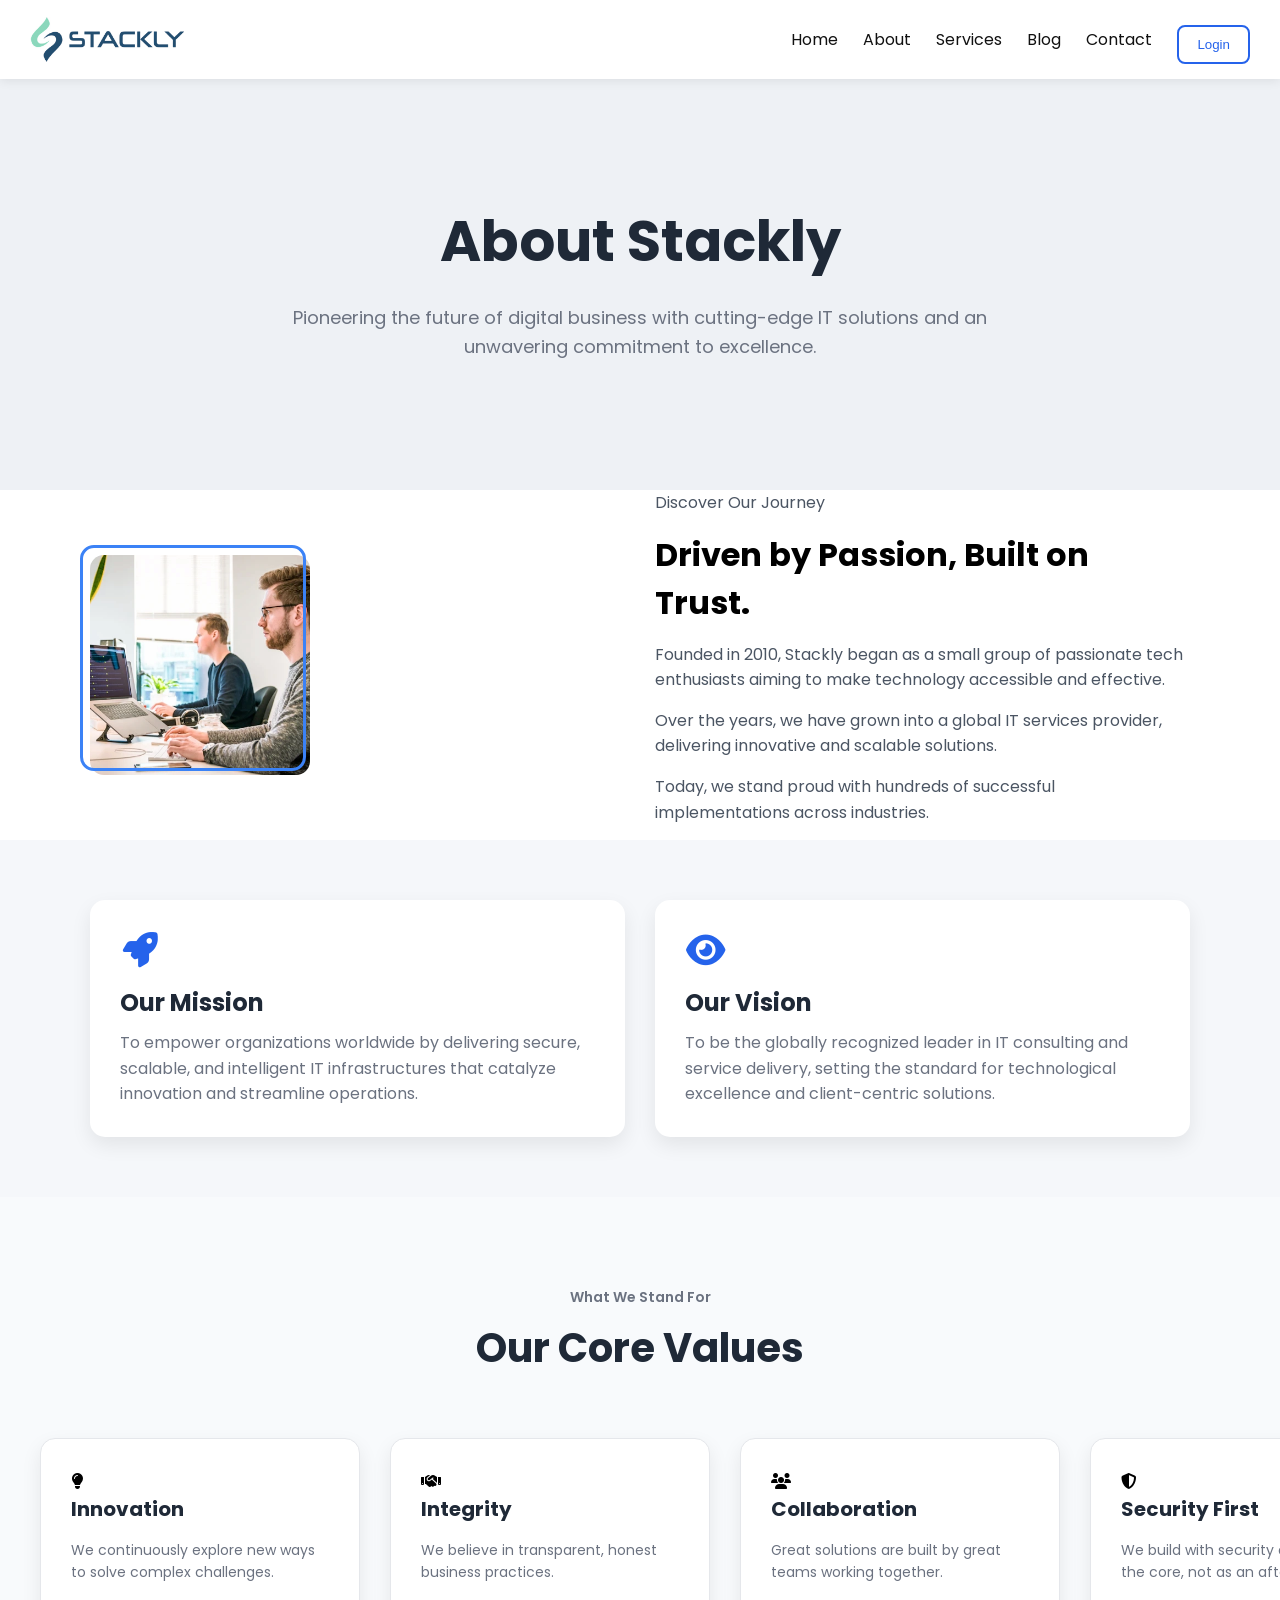
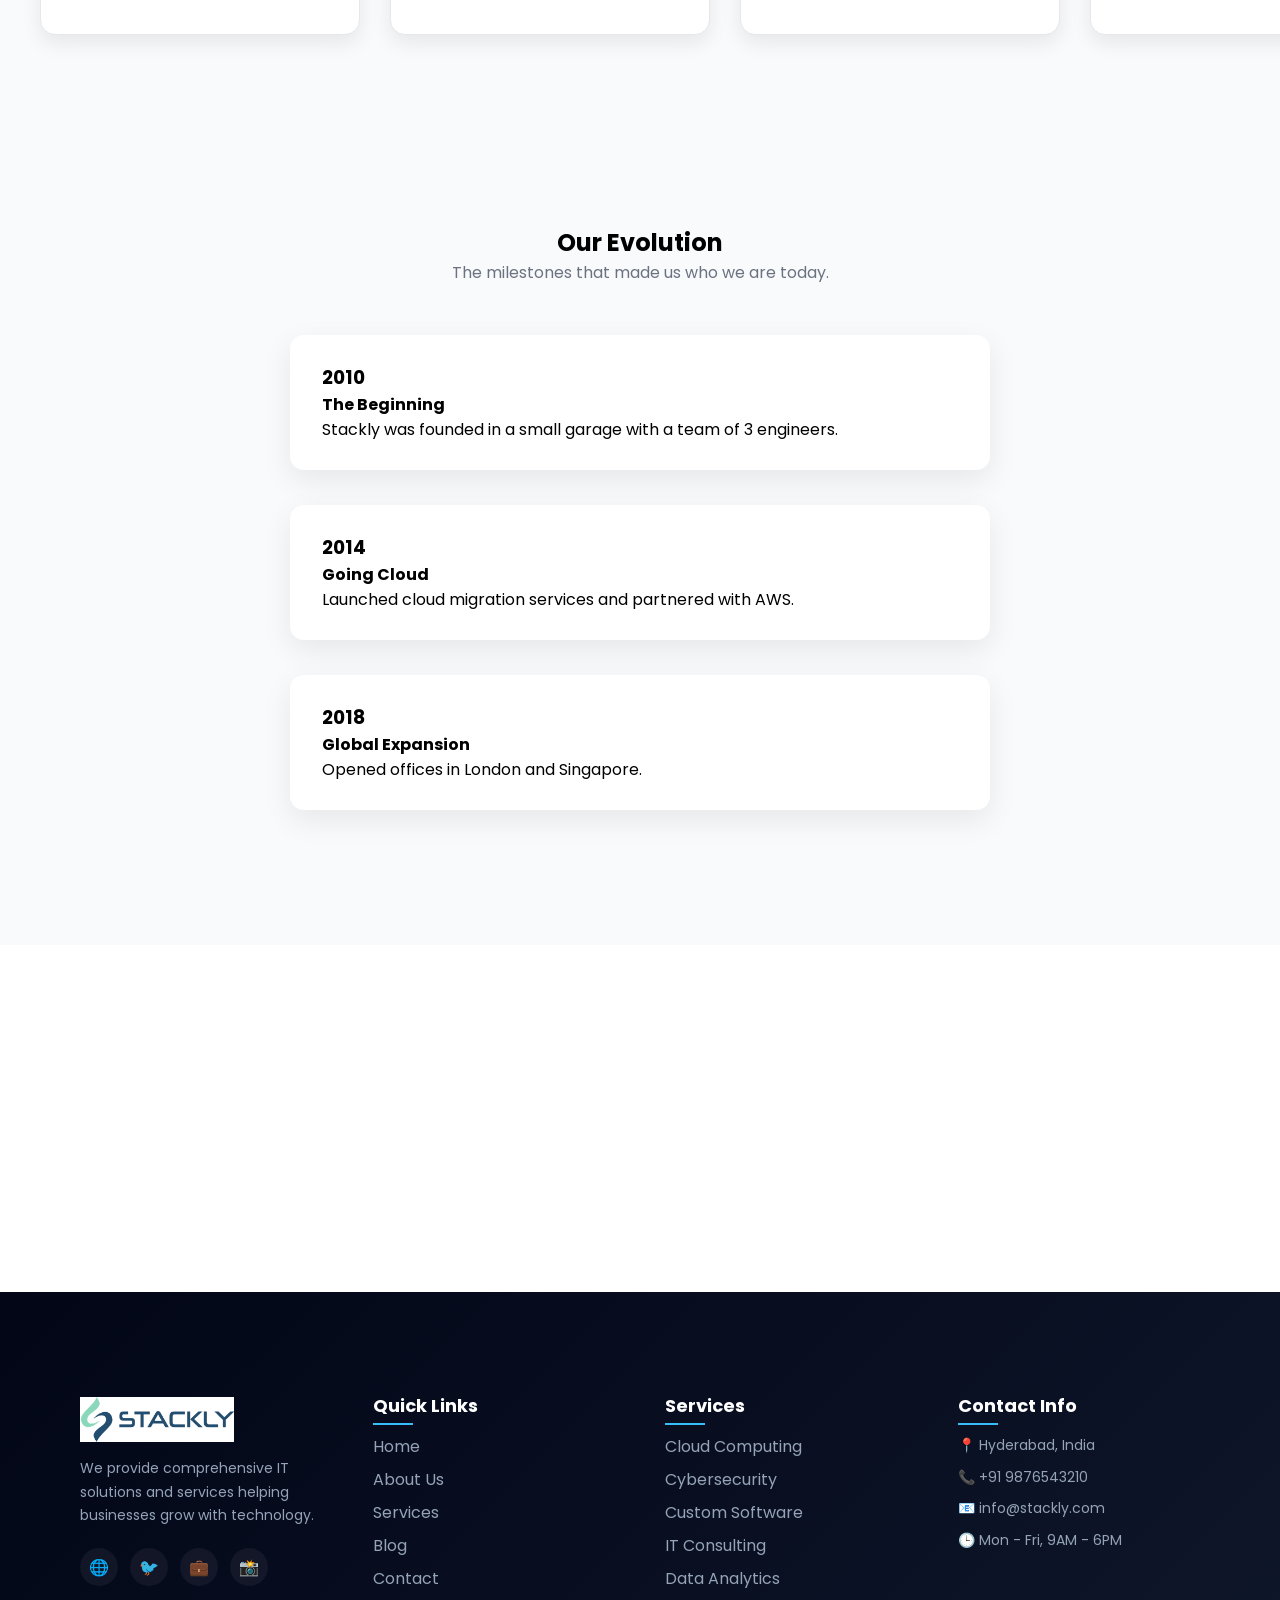
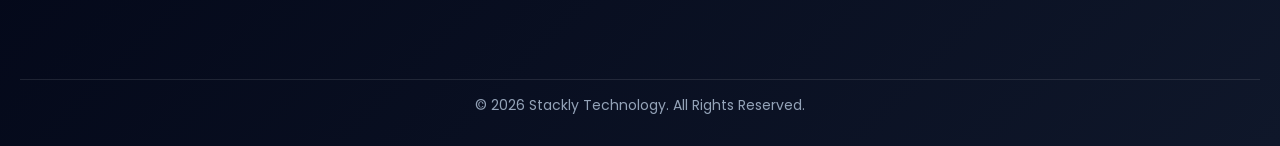
<file: about.html>
<!DOCTYPE html>
<html>
<head>
  <title>About Stackly</title>
  <meta name="viewport" content="width=device-width, initial-scale=1.0">

  <!-- GOOGLE FONT -->
  <link href="https://fonts.googleapis.com/css2?family=Poppins:wght@300;400;600;700&display=swap" rel="stylesheet">

  <!-- FONT AWESOME -->
  <link rel="stylesheet" href="https://cdnjs.cloudflare.com/ajax/libs/font-awesome/6.5.0/css/all.min.css">
  


  <link rel="stylesheet" href="style.css">
</head>

<body>

<!-- ===== NAVBAR ===== -->
<header class="navbar">
  <a href="404.html" class="logo">
    <img src="stacklylogo.webp" alt="STACKLY Logo">
  </a>

  <div class="menu-toggle" id="menu-toggle">☰</div>

  <nav class="nav-links" id="nav-links">
    <a href="index.html">Home</a>
    <a href="about.html">About</a>
    <a href="services.html">Services</a>
    <a href="blog.html">Blog</a>
    <a href="contact.html">Contact</a>
   
     <a href="login.html"><button>Login</button></a>
  </nav>
</header>

<!-- ===== HERO ===== -->
<section class="about-clean">

  <!-- HERO -->
<section class="about-hero">
  <div class="hero-inner">

    <h1>About Stackly</h1>

    <p>
      Pioneering the future of digital business with cutting-edge IT
      solutions and an unwavering commitment to excellence.
    </p>

  </div>
</section>

  <!-- CONTENT -->
  <div class="about-container">

    <!-- IMAGE -->
<div class="premium-img">
  <img src="aboutpic.webp" alt="About">
</div>

    <!-- TEXT -->
    <div class="about-text">

      <p class="tag">Discover Our Journey</p>

      <h2>Driven by Passion, Built on Trust.</h2>

      <p>
        Founded in 2010, Stackly began as a small group of passionate tech 
        enthusiasts aiming to make technology accessible and effective.
      </p>

      <p>
        Over the years, we have grown into a global IT services provider,
        delivering innovative and scalable solutions.
      </p>

      <p>
        Today, we stand proud with hundreds of successful implementations
        across industries.
      </p>

    </div>

  </div>

</section>
  <section class="about-section">

  <div class="about-container">

    <!-- Mission -->
    <div class="about-card">
      <div class="icon"><i class="fa fa-rocket"></i></div>

      <h2>Our Mission</h2>
      <p>
        To empower organizations worldwide by delivering secure, scalable,
        and intelligent IT infrastructures that catalyze innovation and
        streamline operations.
      </p>
    </div>

    <!-- Vision -->
    <div class="about-card">
   <div class="icon"><i class="fa fa-eye"></i></div>
      <h2>Our Vision</h2>
      <p>
        To be the globally recognized leader in IT consulting and service
        delivery, setting the standard for technological excellence and
        client-centric solutions.
      </p>
    </div>

  </div>

</section>
<section class="core-values">

  <p class="small-title">What We Stand For</p>
  <h2 class="main-title">Our Core Values</h2>

  <div class="values-grid">

    <div class="card">
      <i class="fa-solid fa-lightbulb"></i>
      <h3>Innovation</h3>
      <p>We continuously explore new ways to solve complex challenges.</p>
    </div>

    <div class="card">
      <i class="fa-solid fa-handshake"></i>
      <h3>Integrity</h3>
      <p>We believe in transparent, honest business practices.</p>
    </div>

    <div class="card">
      <i class="fa-solid fa-users"></i>
      <h3>Collaboration</h3>
      <p>Great solutions are built by great teams working together.</p>
    </div>

    <div class="card">
      <i class="fa-solid fa-shield-halved"></i>
      <h3>Security First</h3>
      <p>We build with security embedded at the core, not as an afterthought.</p>
    </div>

  </div>

</section>
<section class="timeline-section">

  <h1>Our Evolution</h1>
  <p class="subtitle">The milestones that made us who we are today.</p>

  <div class="timeline">

    <div class="timeline-item">
      <div class="timeline-content">
        <h3>2010</h3>
        <h4>The Beginning</h4>
        <p>Stackly was founded in a small garage with a team of 3 engineers.</p>
      </div>
    </div>

    <div class="timeline-item">
      <div class="timeline-content">
        <h3>2014</h3>
        <h4>Going Cloud</h4>
        <p>Launched cloud migration services and partnered with AWS.</p>
      </div>
    </div>

    <div class="timeline-item">
    <div class="timeline-content">
        <h3>2018</h3>
        <h4>Global Expansion</h4>
        <p>Opened offices in London and Singapore.</p>
      </div>
    </div>

  </div>
</section>
  <!-- MAP -->
<div class="map">
  <iframe src="https://maps.google.com/maps?q=hyderabad&t=&z=13&ie=UTF8&iwloc=&output=embed"></iframe>
</div>
  
  
<footer class="footer">

  <div class="footer-container">

    <!-- LEFT -->
    <div class="footer-box">
 <a href="404.html" class="logo">
    <img src="stacklylogo.webp" alt="STACKLY Logo">
  </a>
      <p>
        We provide comprehensive IT solutions and services helping businesses grow with technology.
      </p>

      <!-- SOCIAL -->
      <div class="social-icons">
        <a href="404.html">🌐</a>
        <a href="404.html">🐦</a>
        <a href="404.html">💼</a>
        <a href="404.html">📸</a>
      </div>
    </div>

    <!-- QUICK LINKS -->
    <div class="footer-box">
      <h3>Quick Links</h3>
      <a href="index.html">Home</a>
      <a href="about.html">About Us</a>
      <a href="services.html">Services</a>
      <a href="blog.html">Blog</a>
      <a href="contact.html">Contact</a>
    </div>

    <!-- SERVICES -->
<div class="footer-box">
  <h3>Services</h3>

  <a href="services.html">Cloud Computing</a>
  <a href="services.html">Cybersecurity</a>
  <a href="services.html">Custom Software</a>
  <a href="services.html">IT Consulting</a>
  <a href="services.html">Data Analytics</a>

</div>
    <!-- CONTACT -->
    <div class="footer-box">
      <h3>Contact Info</h3>
      <p>📍 Hyderabad, India</p>
      <p>📞 +91 9876543210</p>
      <p>📧 info@stackly.com</p>
      <p>🕒 Mon - Fri, 9AM - 6PM</p>
    </div>

  </div>

  <div class="footer-bottom">
    © 2026 Stackly Technology. All Rights Reserved.
  </div>

</footer>
<script src="script.js"></script>
</body>
</html>
</file>
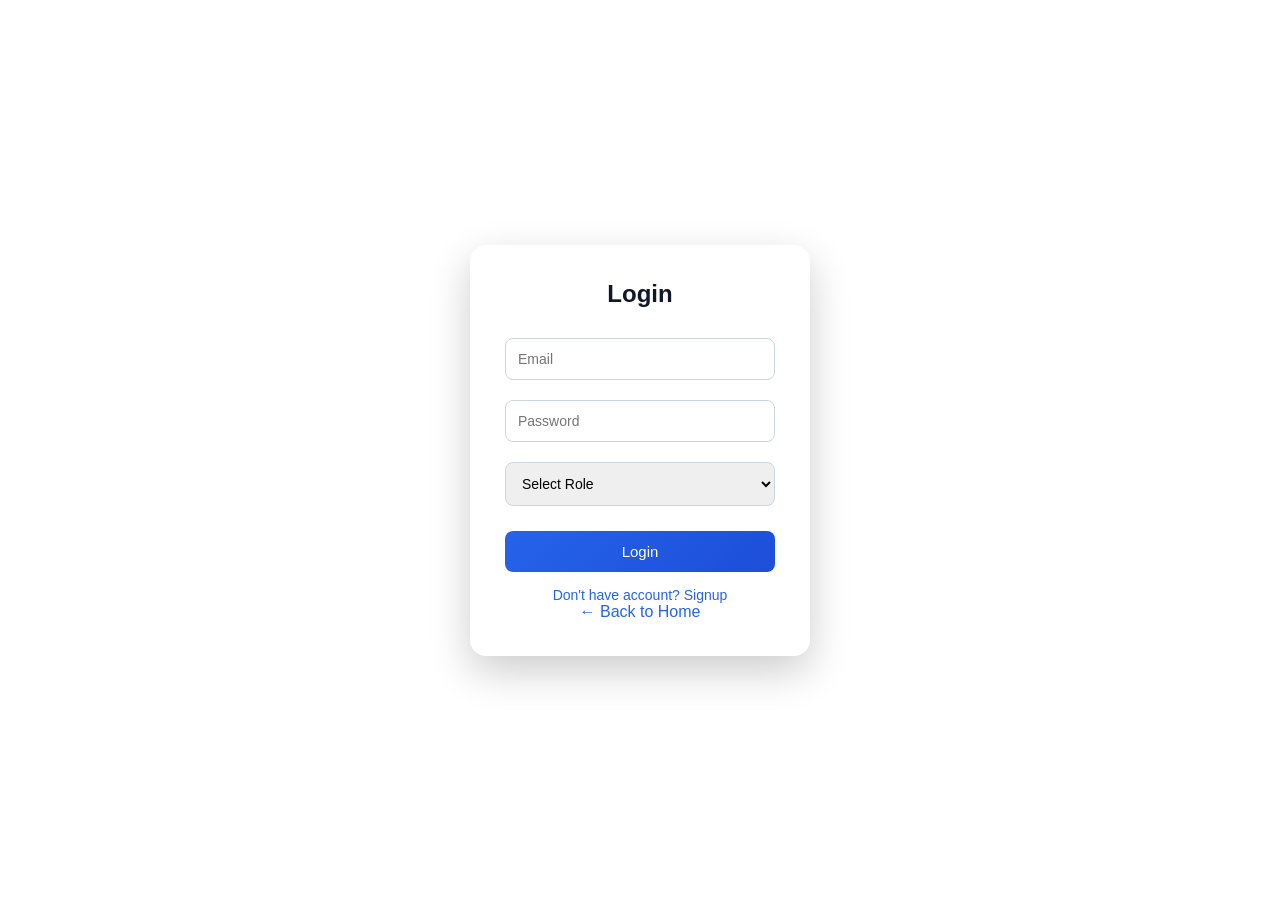
<file: admin.html>
<!DOCTYPE html>
<html>
<head>
  <title>Admin</title>
  <meta name="viewport" content="width=device-width, initial-scale=1.0">
  <link rel="stylesheet" href="style.css">

  <!-- ICONS -->
  <link href="https://cdnjs.cloudflare.com/ajax/libs/font-awesome/6.5.0/css/all.min.css" rel="stylesheet">
  
</head>


<!-- PROTECT -->
<script>
  let user = JSON.parse(localStorage.getItem("currentUser"));
  if (!user) window.location.href = "login.html";
</script>

<div class="main">

  <!-- SIDEBAR -->
  <div class="sidebar">
    <h2>STACKLY</h2>

    <a class="active"><i class="fa fa-chart-pie"></i> Dashboard</a>
    <a><i class="fa fa-folder"></i> Projects</a>
    <a><i class="fa fa-chart-line"></i> Analytics</a>
    <a><i class="fa fa-users"></i> Team</a>
    <a><i class="fa fa-cog"></i> Settings</a>

    <button onclick="logout()">
      <i class="fa fa-sign-out-alt"></i> Logout
    </button>
  </div>

  <!-- CONTENT -->
  <div class="content">

    <!-- TOPBAR -->
    <div class="topbar">

      <div class="search">
        <i class="fa fa-search"></i>
        <input type="text" placeholder="Search projects or members...">
      </div>

      <div class="profile">
        <div>
          <span id="Admin"></span><br>
          <small id="AdminRole"></small>
        </div>
        <img src="https://i.pravatar.cc/40">
      </div>

    </div>

    <h1>Overview Dashboard</h1>

    <!-- CARDS -->
    <div class="cards">

      <div class="card">
        <div class="icon blue"><i class="fa fa-code"></i></div>
        <h4>Total Projects</h4>
        <h1>24</h1>
        <p class="green">↑ 12% from last month</p>
      </div>

      <div class="card">
        <div class="icon purple"><i class="fa fa-list"></i></div>
        <h4>Active Tasks</h4>
        <h1>145</h1>
        <p class="red">↓ 5% from last month</p>
      </div>

      <div class="card">
        <div class="icon sky"><i class="fa fa-users"></i></div>
        <h4>Team Members</h4>
        <h1>48</h1>
        <p class="green">↑ 2 new this week</p>
      </div>

    </div>

    <!-- LOWER -->
    <div class="bottom">

      <!-- ACTIVITY -->
      <div class="activity">
        <h3>Recent Activity</h3>

        <div class="item">
          <i class="fa fa-code"></i>
          <div>
            <b>Code merge to main branch</b>
            <p>10 mins ago</p>
          </div>
        </div>

        <div class="item">
          <i class="fa fa-cloud"></i>
          <div>
            <b>AWS Infrastructure scaled up</b>
            <p>2 hours ago</p>
          </div>
        </div>

        <div class="item">
          <i class="fa fa-check"></i>
          <div>
            <b>Deployment successful</b>
            <p>5 hours ago</p>
          </div>
        </div>

      </div>

      <!-- TASKS -->
      <div class="tasks">
        <h3>My Tasks</h3>

        <div class="task pending">Update SSL Certificates</div>
        <div class="task done">Client Demo Setup</div>
        <div class="task pending">Database Migration</div>

      </div>

    </div>

  </div>
</div>

<script src="script.js"></script>
  <!-- MOBILE NAVBAR -->
<div class="bottom-nav">
  <div class="nav-item active">
    <i class="fa fa-home"></i>
    <p>Home</p>
  </div>
  <div class="nav-item">
    <i class="fa fa-folder"></i>
    <p>Projects</p>
  </div>
  <div class="nav-item">
    <i class="fa fa-chart-line"></i>
    <p>Analytics</p>
  </div>
  <div class="nav-item">
    <i class="fa fa-user"></i>
    <p>Profile</p>
  </div>
</div>
</body>
</html>
</file>
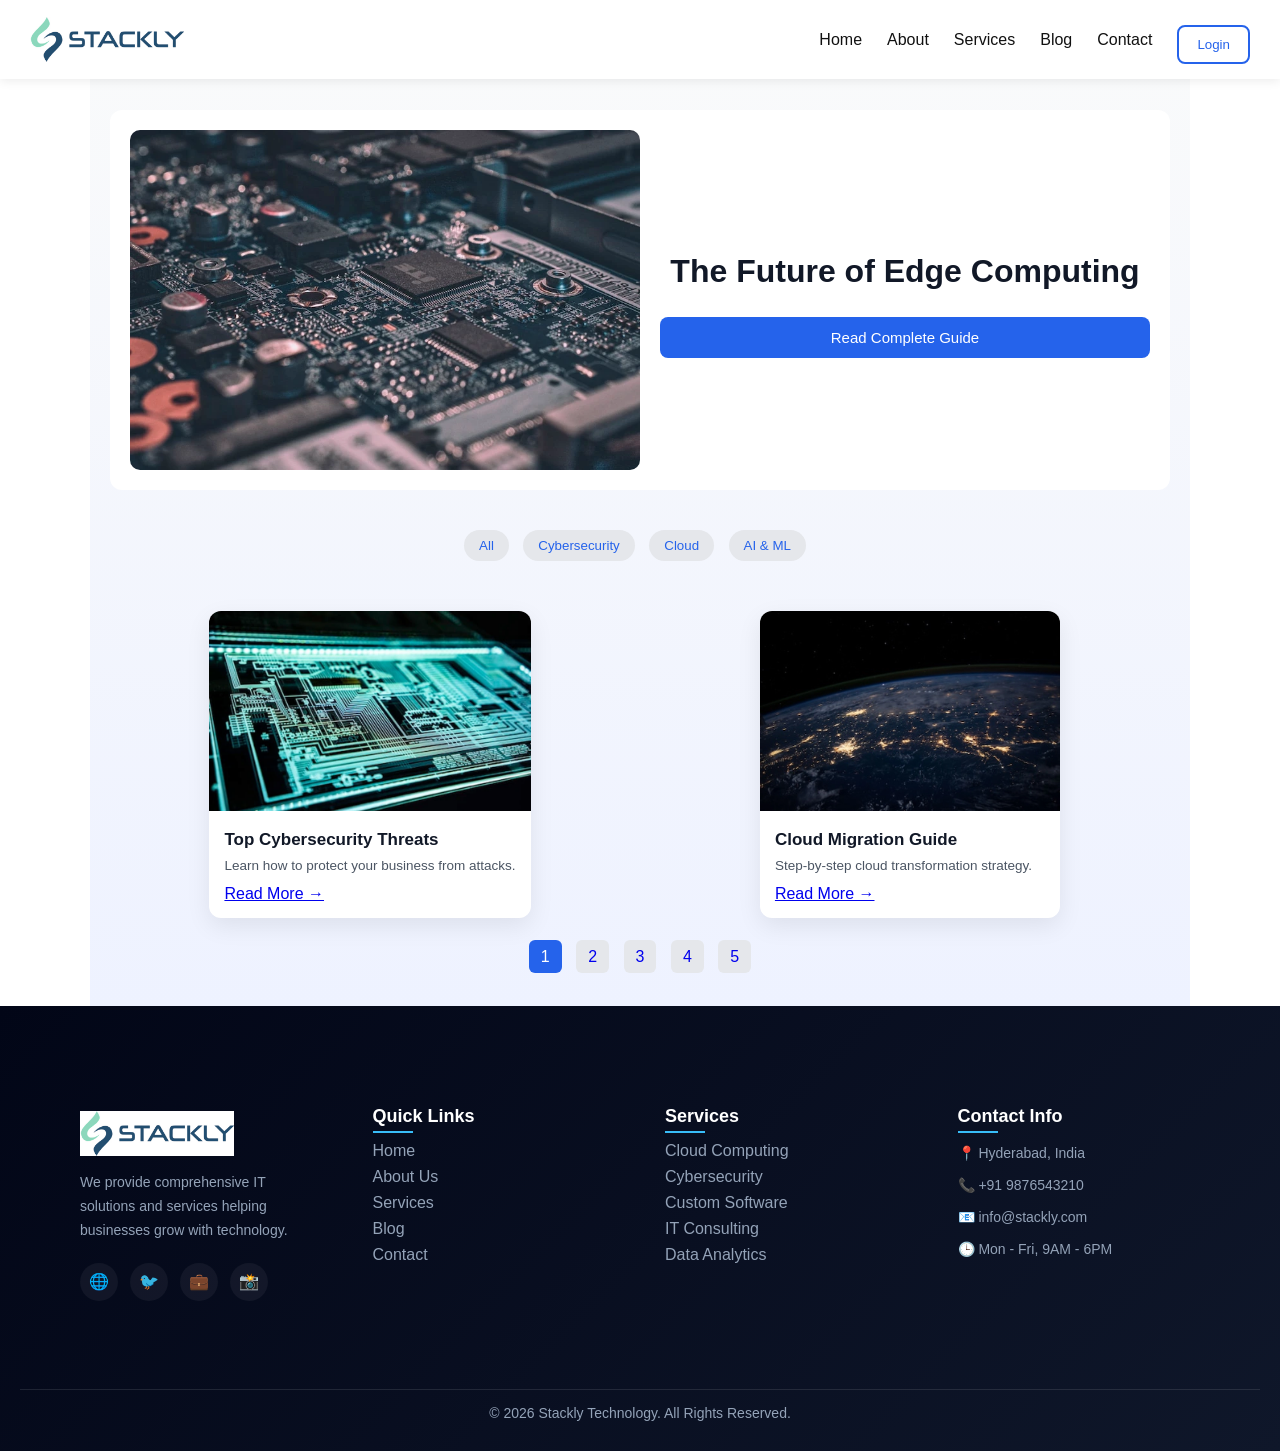
<file: blog.html>
<!DOCTYPE html>
<html>
<head>
  <title>Blog - Stackly</title>
  <meta name="viewport" content="width=device-width, initial-scale=1.0">
  <link rel="stylesheet" href="style.css">
</head>

<body>
<header class="navbar">
   <a href="404.html" class="logo">
    <img src="stacklylogo.webp" alt="STACKLY Logo">
  </a>

  <!-- HAMBURGER -->
  <div class="menu-toggle" id="menu-toggle">
    ☰
  </div>

  <!-- MENU -->
  <nav class="nav-links" id="nav-links">
    <a href="index.html">Home</a>
    <a href="about.html">About</a>
    <a href="services.html">Services</a>
    <a href="blog.html">Blog</a>
    <a href="contact.html">Contact</a>
   
     <a href="login.html"><button>Login</button></a>
  </nav>
</header>

<!-- ===== BLOG SECTION ===== -->
<section class="blog-section">

  <!-- FEATURED -->
  <div class="featured-blog">
     <img 
    src="blog1image.webp" 
    alt="Edge Computing"
    loading="lazy"
  >

    <div class="featured-content">
      <h2>The Future of Edge Computing</h2>
      <a href="404.html" class="btn">Read Complete Guide</a>
    </div>
  </div>

  <!-- FILTER BUTTONS -->
  <div class="blog-filters">
    <button>All</button>
    <button>Cybersecurity</button>
    <button>Cloud</button>
    <button>AI & ML</button>
  </div>

  <!-- BLOG CARDS -->
  <div class="blog-container">

    <div class="blog-card">
        <img 
    src="blog2image.webp" 
   alt="Cybersecurity"
    loading="lazy"
  >

      <div class="blog-content">
        <h3>Top Cybersecurity Threats</h3>
        <p>Learn how to protect your business from attacks.</p>
        <a href="404.html">Read More →</a>
      </div>
    </div>

    <div class="blog-card">
      <img 
      src="blog3image.webp"
      alt="Cloud Migration"
      loading="lazy"
    >

      <div class="blog-content">
        <h3>Cloud Migration Guide</h3>
        <p>Step-by-step cloud transformation strategy.</p>
        <a href="404.html">Read More →</a>
      </div>
    </div>

  </div>

  <!-- PAGINATION -->
  <div class="pagination">
    <a href="404.html" class="active">1</a>
    <a href="404.html">2</a>
    <a href="404.html">3</a>
    <a href="404.html">4</a>
    <a href="404.html">5</a>
  </div>

</section>

<footer class="footer">

  <div class="footer-container">

    <!-- LEFT -->
    <div class="footer-box">
      <a href="404.html" class="logo">
    <img src="stacklylogo.webp" alt="STACKLY Logo">
  </a>
      <p>
        We provide comprehensive IT solutions and services helping businesses grow with technology.
      </p>

      <!-- SOCIAL -->
      <div class="social-icons">
        <a href="404.html">🌐</a>
        <a href="404.html">🐦</a>
        <a href="404.html">💼</a>
        <a href="404.html">📸</a>
      </div>
    </div>

    <!-- QUICK LINKS -->
    <div class="footer-box">
      <h3>Quick Links</h3>
      <a href="index.html">Home</a>
      <a href="about.html">About Us</a>
      <a href="services.html">Services</a>
      <a href="blog.html">Blog</a>
      <a href="contact.html">Contact</a>
    </div>

    <!-- SERVICES -->
  <div class="footer-box">
  <h3>Services</h3>

  <a href="services.html">Cloud Computing</a>
  <a href="services.html">Cybersecurity</a>
  <a href="services.html">Custom Software</a>
  <a href="services.html">IT Consulting</a>
  <a href="services.html">Data Analytics</a>

</div>

    <!-- CONTACT -->
    <div class="footer-box">
      <h3>Contact Info</h3>
      <p>📍 Hyderabad, India</p>
      <p>📞 +91 9876543210</p>
      <p>📧 info@stackly.com</p>
      <p>🕒 Mon - Fri, 9AM - 6PM</p>
    </div>

  </div>

  <div class="footer-bottom">
    © 2026 Stackly Technology. All Rights Reserved.
  </div>

</footer>
<script src="script.js"></script>
</body>
</html>
</file>
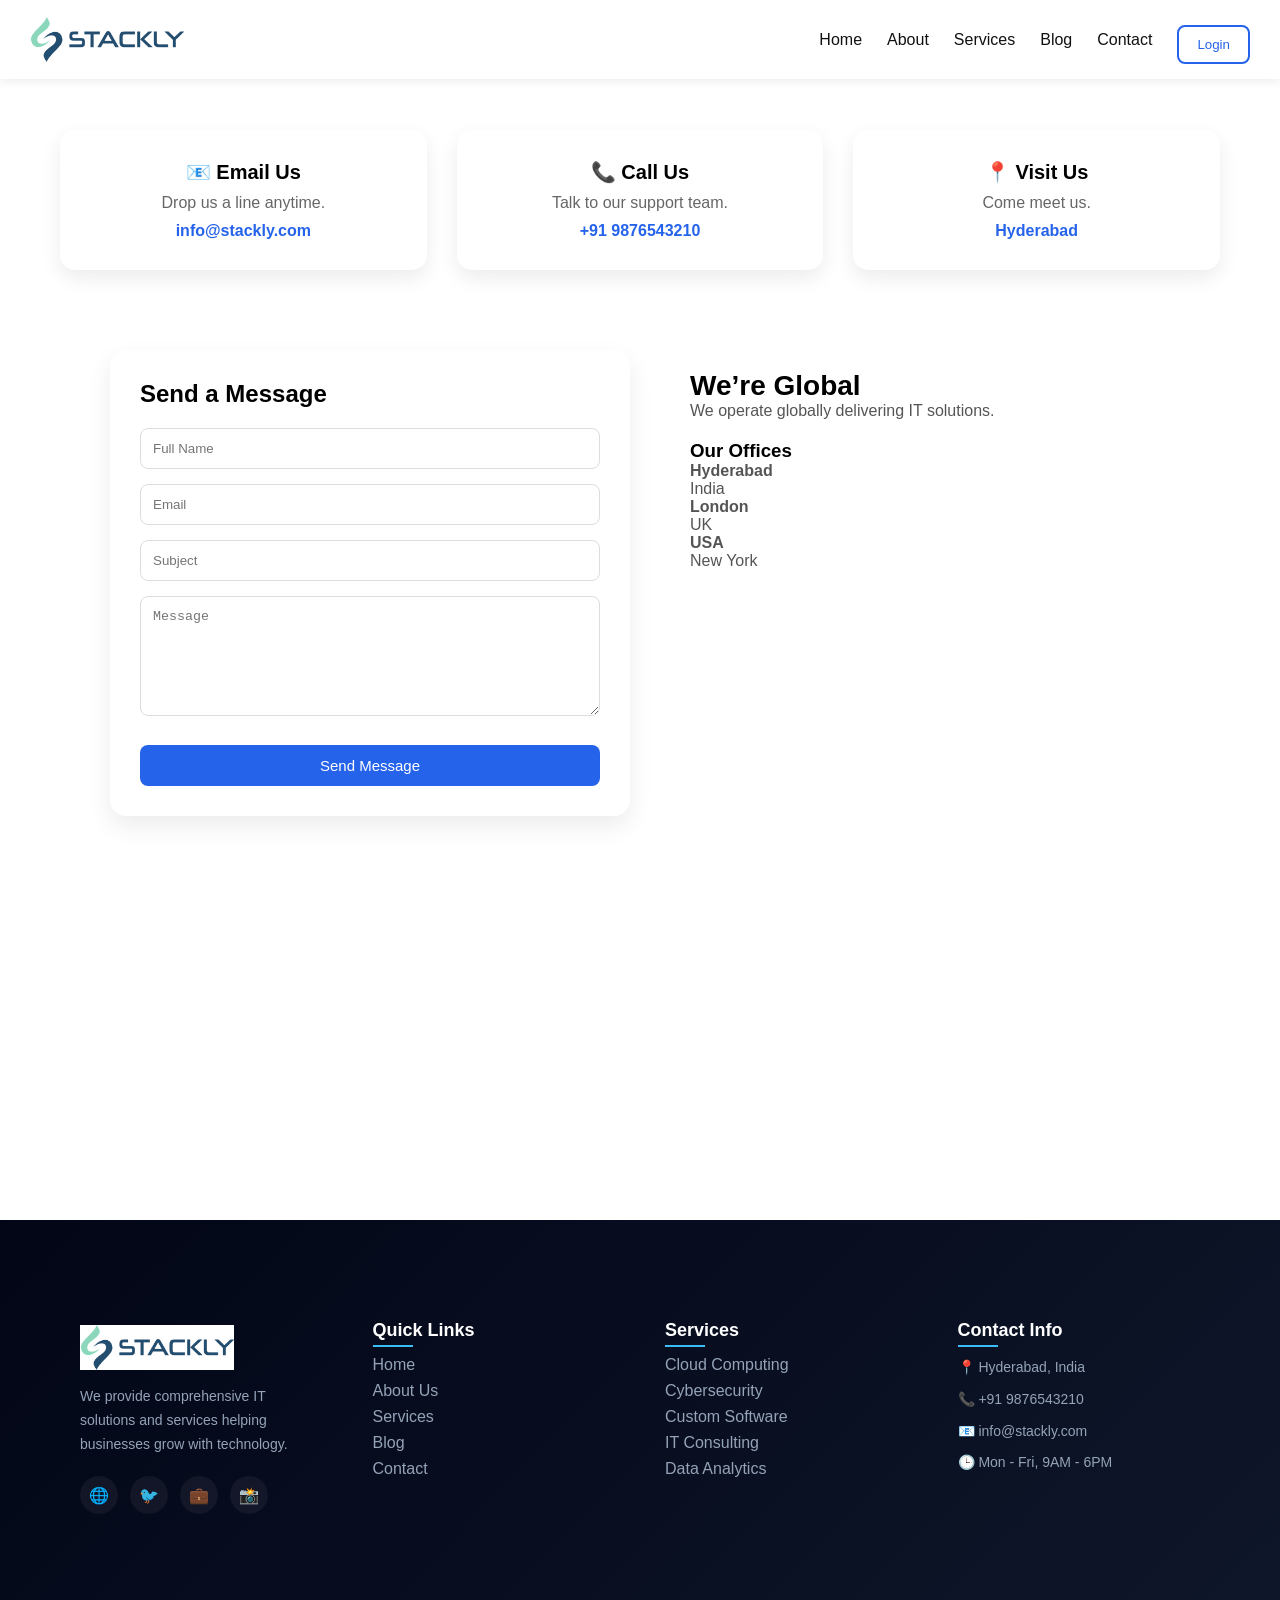
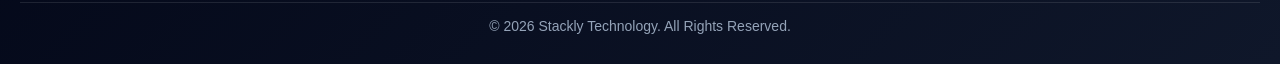
<file: contact.html>
<!DOCTYPE html>
<html>
<head>
  <title>Contact - Stackly</title>
  <meta name="viewport" content="width=device-width, initial-scale=1.0">
  <link rel="stylesheet" href="style.css">
</head>

<body>

<header class="navbar">
  <a href="404.html" class="logo">
    <img src="stacklylogo.webp" alt="STACKLY Logo">
  </a>

  <!-- HAMBURGER -->
  <div class="menu-toggle" id="menu-toggle">
    ☰
  </div>

  <!-- MENU -->
  <nav class="nav-links" id="nav-links">
    <a href="index.html">Home</a>
    <a href="about.html">About</a>
    <a href="services.html">Services</a>
    <a href="blog.html">Blog</a>
    <a href="contact.html">Contact</a>

     <a href="login.html"><button>Login</button></a>
  </nav>
</header>

<!-- CONTACT CARDS -->
<section class="contact-cards">
  <div class="contact-box">
    <h3>📧 Email Us</h3>
    <p>Drop us a line anytime.</p>
    <a href="#">info@stackly.com</a>
  </div>

  <div class="contact-box">
    <h3>📞 Call Us</h3>
    <p>Talk to our support team.</p>
    <a href="#">+91 9876543210</a>
  </div>

  <div class="contact-box">
    <h3>📍 Visit Us</h3>
    <p>Come meet us.</p>
    <a href="#">Hyderabad</a>
  </div>
</section>

<!-- FORM + INFO -->
<section class="contact-section">

  <!-- FORM -->
  <div class="contact-form">
    <h2>Send a Message</h2>

    <form id="contactForm">
      <input type="text" placeholder="Full Name" required>
      <input type="email" placeholder="Email" required>
      <input type="text" placeholder="Subject" required>
      <textarea placeholder="Message" required></textarea>
      <button type="submit" class="btn">Send Message</button>
     
    </form>
  </div>

  <!-- INFO -->
  <div class="contact-info">
    <h2>We’re Global</h2>
    <p>We operate globally delivering IT solutions.</p>

    <h3>Our Offices</h3>
    <p><b>Hyderabad</b><br>India</p>
    <p><b>London</b><br>UK</p>
    <p><b>USA</b><br>New York</p>
  </div>

</section>

<!-- MAP -->
<div class="map">
  <iframe src="https://maps.google.com/maps?q=hyderabad&t=&z=13&ie=UTF8&iwloc=&output=embed"></iframe>
</div>

<footer class="footer">

  <div class="footer-container">

    <!-- LEFT -->
    <div class="footer-box">
      <a href="404.html" class="logo">
    <img src="stacklylogo.webp" alt="STACKLY Logo">
  </a>
      <p>
        We provide comprehensive IT solutions and services helping businesses grow with technology.
      </p>

      <!-- SOCIAL -->
      <div class="social-icons">
        <a href="404.html">🌐</a>
        <a href="404.html">🐦</a>
        <a href="404.html">💼</a>
        <a href="404.html">📸</a>
      </div>
    </div>

    <!-- QUICK LINKS -->
    <div class="footer-box">
      <h3>Quick Links</h3>
      <a href="index.html">Home</a>
      <a href="about.html">About Us</a>
      <a href="services.html">Services</a>
      <a href="blog.html">Blog</a>
      <a href="contact.html">Contact</a>
    </div>

    <!-- SERVICES -->
  <div class="footer-box">
  <h3>Services</h3>

  <a href="services.html">Cloud Computing</a>
  <a href="services.html">Cybersecurity</a>
  <a href="services.html">Custom Software</a>
  <a href="services.html">IT Consulting</a>
  <a href="services.html">Data Analytics</a>

</div>
    <!-- CONTACT -->
    <div class="footer-box">
      <h3>Contact Info</h3>
      <p>📍 Hyderabad, India</p>
      <p>📞 +91 9876543210</p>
      <p>📧 info@stackly.com</p>
      <p>🕒 Mon - Fri, 9AM - 6PM</p>
    </div>

  </div>

  <div class="footer-bottom">
    © 2026 Stackly Technology. All Rights Reserved.
  </div>

</footer>
<script src="script.js"></script>
</body>
</html>
</file>
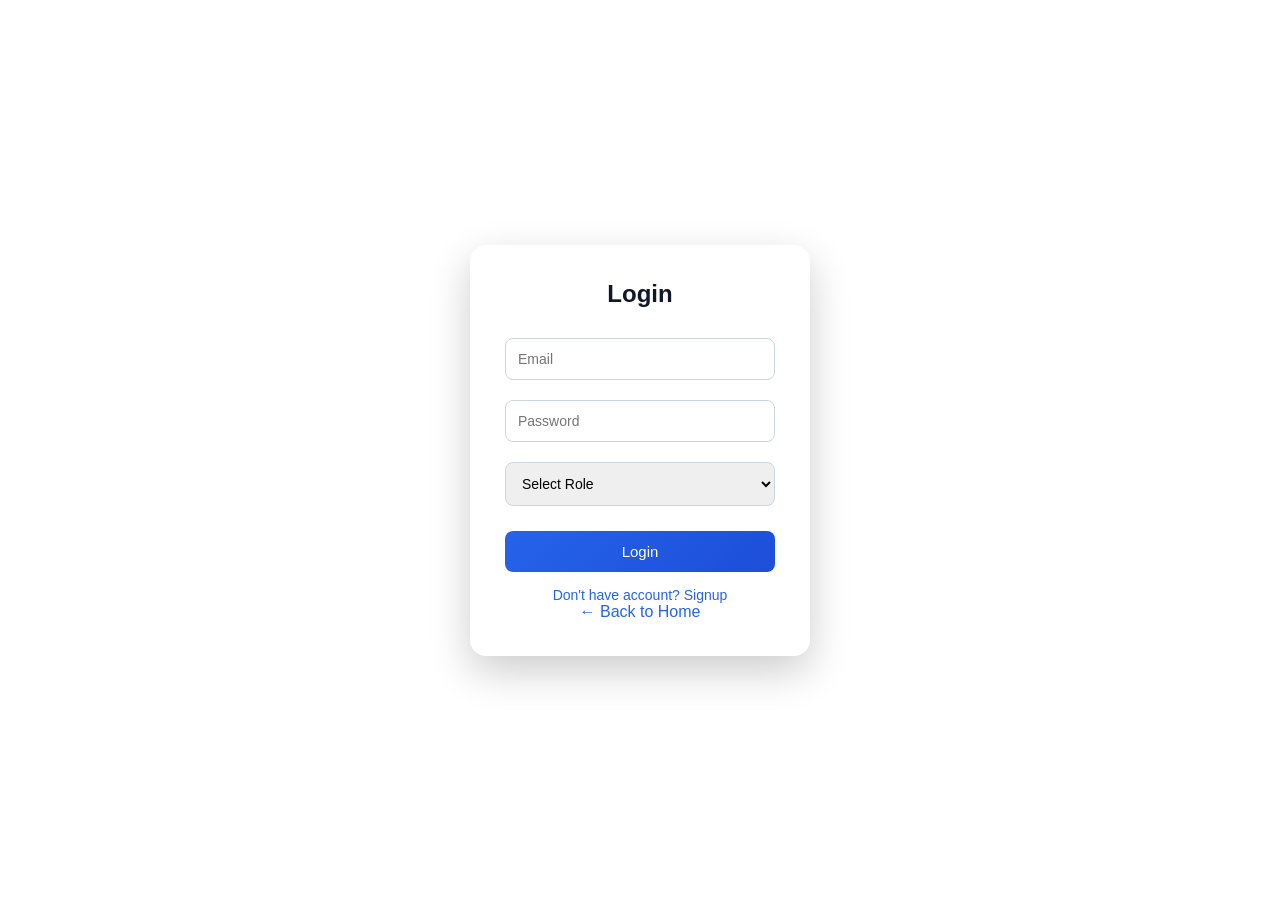
<file: dashboard.html>
<!DOCTYPE html>
<html>
<head>
  <title>Dashboard</title>
  <meta name="viewport" content="width=device-width, initial-scale=1.0">
  <link rel="stylesheet" href="style.css">

  <!-- ICONS -->
  <link href="https://cdnjs.cloudflare.com/ajax/libs/font-awesome/6.5.0/css/all.min.css" rel="stylesheet">
  
</head>

<body>
<!-- PROTECT -->
<script>
  let user = JSON.parse(localStorage.getItem("currentUser"));
  if (!user) window.location.href = "login.html";
</script>

<div class="main">

  <!-- SIDEBAR -->
  <div class="sidebar">
    <h2>STACKLY</h2>

<a href="404.html" class="active">
  <i class="fa fa-chart-pie"></i> Dashboard
</a>

<a href="404.html">
  <i class="fa fa-folder"></i> Projects
</a>

<a href="404.html">
  <i class="fa fa-chart-line"></i> Analytics
</a>

<a href="404.html">
  <i class="fa fa-users"></i> Team
</a>

<a href="404.html">
  <i class="fa fa-cog"></i> Settings
</a>

    <button onclick="logout()">
      <i class="fa fa-sign-out-alt"></i> Logout
    </button>
  </div>

  <!-- CONTENT -->
  <div class="content">

    <!-- TOPBAR -->
    <div class="topbar">

      <div class="search">
        <i class="fa fa-search"></i>
        <input type="text" placeholder="Search projects or members...">
      </div>

      <div class="profile">
        <div>
          <span id="userName"></span><br>
          <small id="userRole"></small>
        </div>
        <img src="https://i.pravatar.cc/40">
      </div>

    </div>

    <h1>Overview Dashboard</h1>

    <!-- CARDS -->
    <div class="cards">

      <div class="card">
        <div class="icon blue"><i class="fa fa-code"></i></div>
        <h4>Total Projects</h4>
        <h1>24</h1>
        <p class="green">↑ 12% from last month</p>
      </div>

      <div class="card">
        <div class="icon purple"><i class="fa fa-list"></i></div>
        <h4>Active Tasks</h4>
        <h1>145</h1>
        <p class="red">↓ 5% from last month</p>
      </div>

      <div class="card">
        <div class="icon sky"><i class="fa fa-users"></i></div>
        <h4>Team Members</h4>
        <h1>48</h1>
        <p class="green">↑ 2 new this week</p>
      </div>

    </div>

    <!-- LOWER -->
    <div class="bottom">

      <!-- ACTIVITY -->
      <div class="activity">
        <h3>Recent Activity</h3>

        <div class="item">
          <i class="fa fa-code"></i>
          <div>
            <b>Code merge to main branch</b>
            <p>10 mins ago</p>
          </div>
        </div>

        <div class="item">
          <i class="fa fa-cloud"></i>
          <div>
            <b>AWS Infrastructure scaled up</b>
            <p>2 hours ago</p>
          </div>
        </div>

        <div class="item">
          <i class="fa fa-check"></i>
          <div>
            <b>Deployment successful</b>
            <p>5 hours ago</p>
          </div>
        </div>

      </div>

      <!-- TASKS -->
      <div class="tasks">
        <h3>My Tasks</h3>

        <div class="task pending">Update SSL Certificates</div>
        <div class="task done">Client Demo Setup</div>
        <div class="task pending">Database Migration</div>

      </div>

    </div>

  </div>
</div>

<script src="script.js"></script>
  <!-- MOBILE NAVBAR -->
<div class="bottom-nav">

  <a href="404.html" class="nav-item active">
    <i class="fa fa-home"></i>
    <p>Home</p>
  </a>

  <a href="404.html" class="nav-item">
    <i class="fa fa-folder"></i>
    <p>Projects</p>
  </a>

  <a href="404.html" class="nav-item">
    <i class="fa fa-chart-line"></i>
    <p>Analytics</p>
  </a>

  <a href="404.html" class="nav-item">
    <i class="fa fa-user"></i>
    <p>Profile</p>
  </a>

</div>
</body>
</html>
</file>
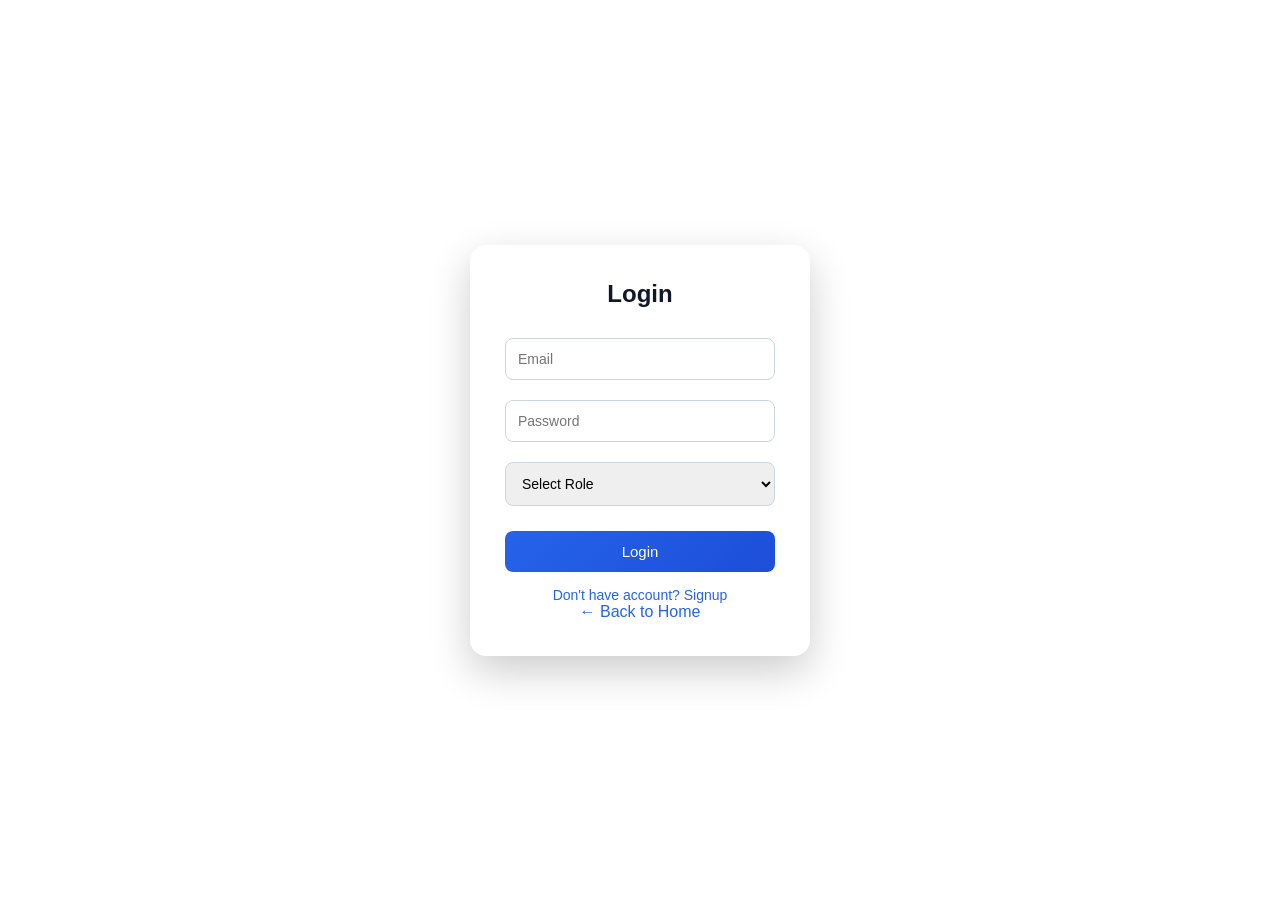
<file: login.html>
<!DOCTYPE html>
<html>
<head>
  <title>Login</title>
  <meta name="viewport" content="width=device-width, initial-scale=1.0">
  <link rel="stylesheet" href="style.css">
</head>

<body class="auth-page">

  <div class="auth-box">
    <h2>Login</h2>

    <input type="email" id="loginEmail" placeholder="Email">
    <input type="password" id="loginPassword" placeholder="Password">
     <select id="loginRole">
      <option value="">Select Role</option>
      <option value="user">User</option>
      <option value="admin">Admin</option>
    </select>

    <button onclick="login()">Login</button>

    <p><a href="signup.html">Don't have account? Signup</a></p>
    <a href="index.html" class="back-home">← Back to Home</a>
  </div>

  <script src="script.js"></script>

</body>
</html>
</file>
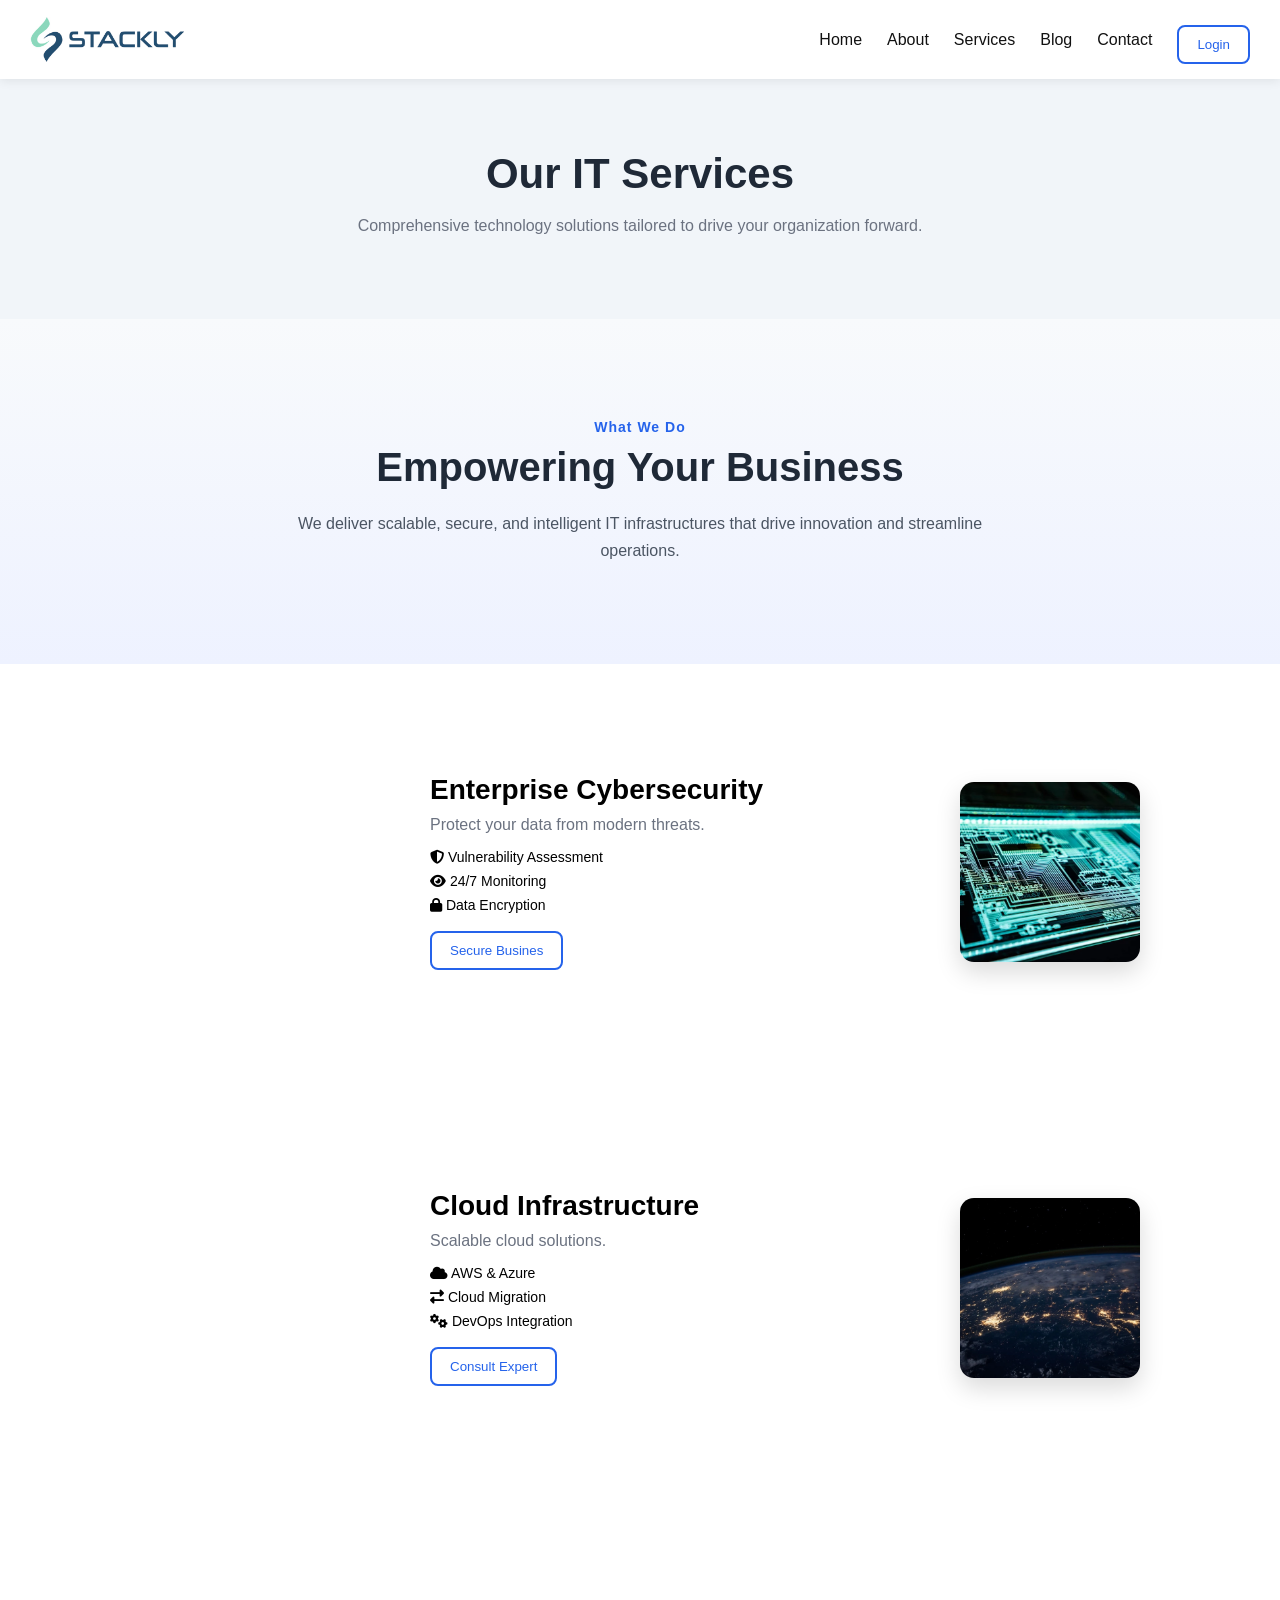
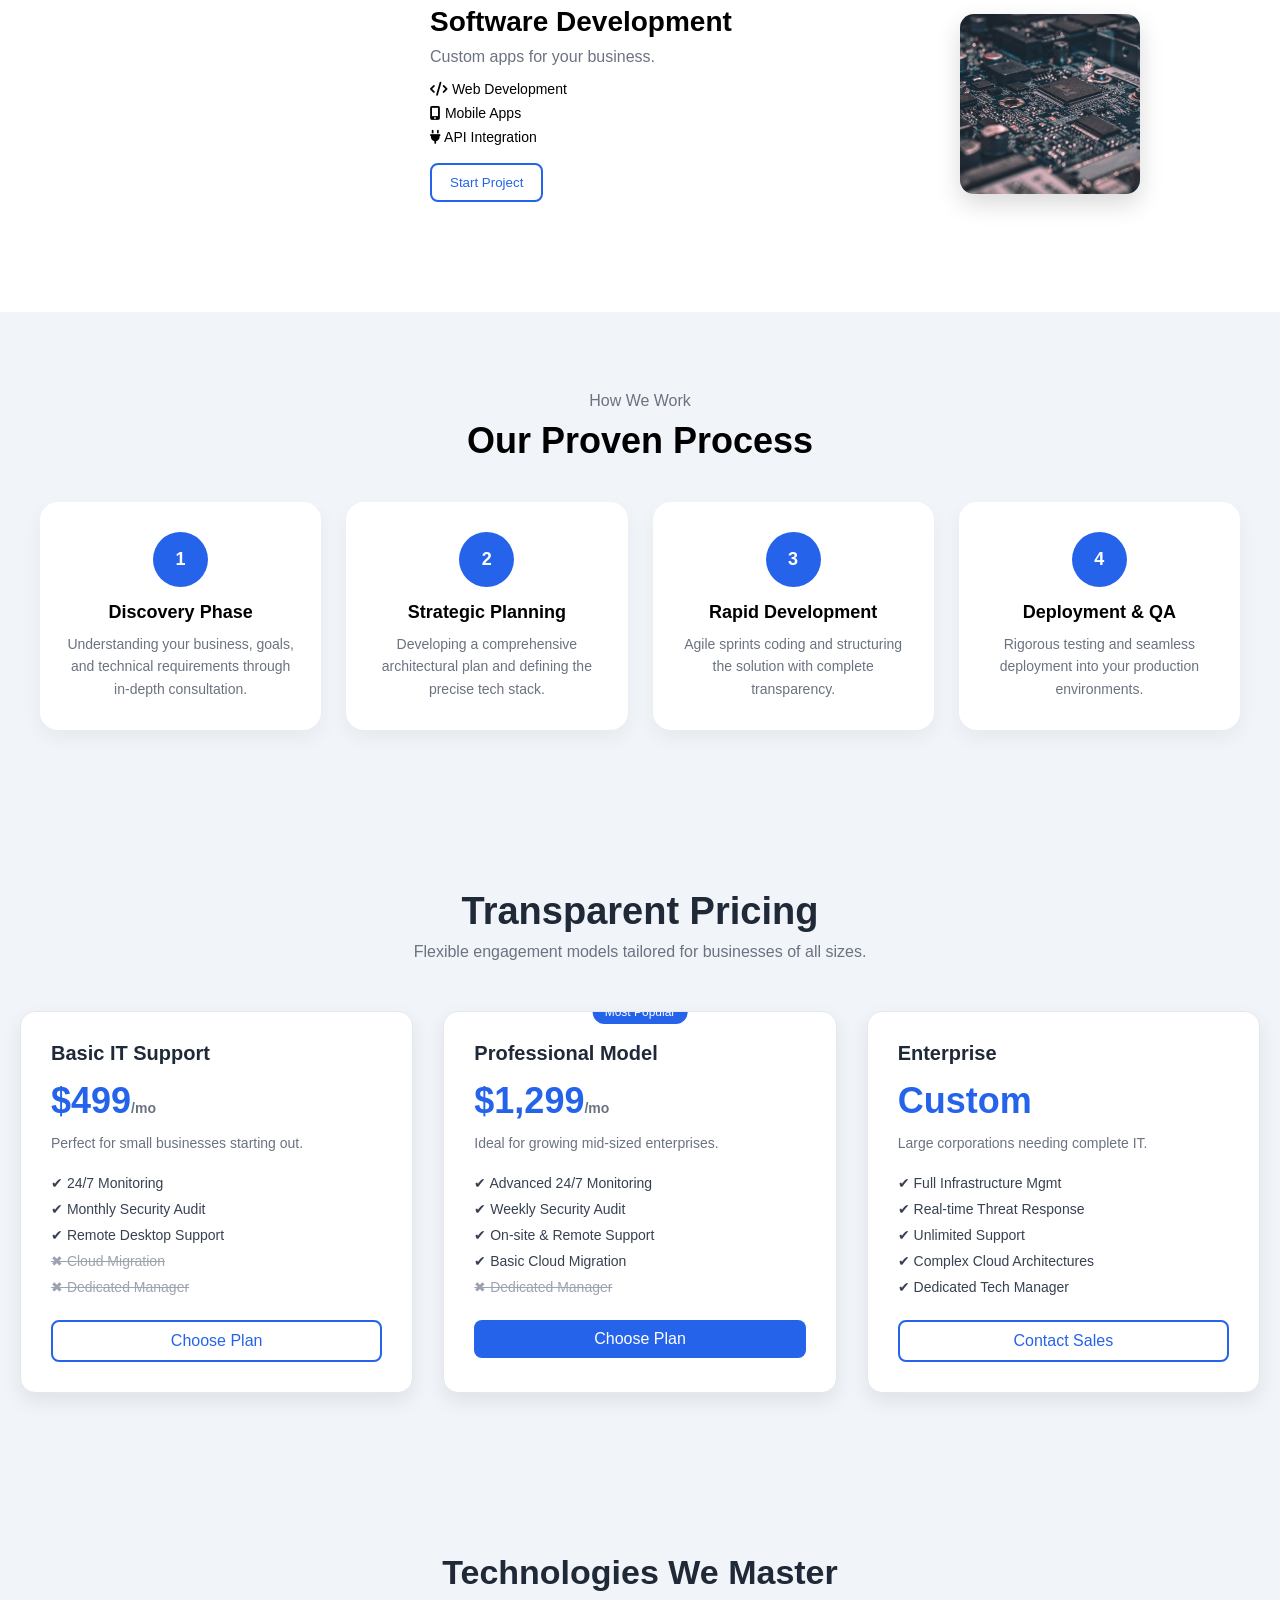
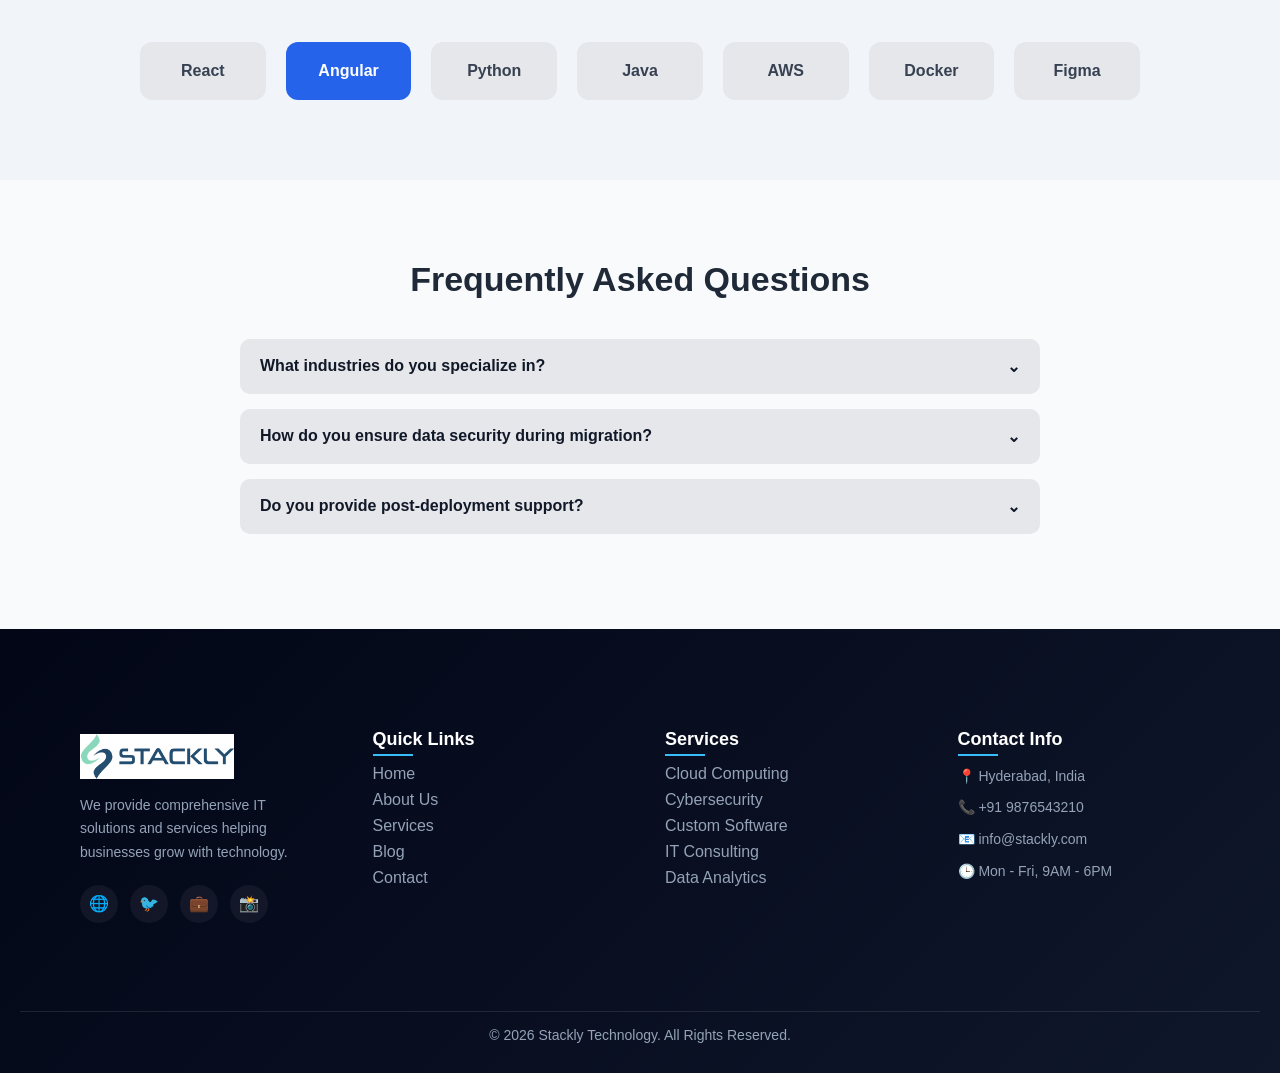
<file: services.html>
<!DOCTYPE html>
<html lang="en">
<head>
  <title>Services - STACKLY</title>
  <meta name="viewport" content="width=device-width, initial-scale=1.0">
  <link rel="stylesheet" href="https://cdnjs.cloudflare.com/ajax/libs/font-awesome/6.5.0/css/all.min.css">
  <link rel="stylesheet" href="style.css">
</head>

<body>

<!-- NAVBAR -->
<header class="navbar">
   <a href="404.html" class="logo">
    <img src="stacklylogo.webp" alt="STACKLY Logo">
  </a>

  <div class="menu-toggle" id="menu-toggle">☰</div>

  <nav class="nav-links" id="nav-links">
    <a href="index.html">Home</a>
    <a href="about.html">About</a>
    <a href="services.html">Services</a>
    <a href="blog.html">Blog</a>
    <a href="contact.html">Contact</a>
    <a href="login.html"><button>Login</button></a>
  </nav>
</header>

<!-- ===== HERO ===== -->
<section class="services-hero">
  <h1>Our IT Services</h1>
  <p>Comprehensive technology solutions tailored to drive your organization forward.</p>
</section>

<!-- ===== INTRO ===== -->
<section class="what-we-do">

  <p class="tag">What We Do</p>

  <h2>Empowering Your Business</h2>

  <p class="desc">
    We deliver scalable, secure, and intelligent IT infrastructures 
    that drive innovation and streamline operations.
  </p>

</section>

<!-- ===== SERVICE 1 ===== -->
<section class="service-section">
  <div class="container">

 <div class="image-card animate">
  <img src="service1image.webp" alt="Service Image" loading="lazy">
</div>
    <div class="content">
      <h2>Enterprise Cybersecurity</h2>
      <p>Protect your data from modern threats.</p>
   <ul>
  <li><i class="fas fa-shield-alt"></i> Vulnerability Assessment</li>
  <li><i class="fas fa-eye"></i> 24/7 Monitoring</li>
  <li><i class="fas fa-lock"></i> Data Encryption</li>
</ul>
    
      <button onclick="window.location.href='contact.html'">
  Secure Busines
</button>
    </div>

  </div>
</section>

<!-- ===== SERVICE 2 ===== -->
<section class="service-section">
  <div class="container reverse">

 <div class="image-card animate">
  <img src="services2image.webp" alt="Service Image" loading="lazy">
</div>

    <div class="content">
      <h2>Cloud Infrastructure</h2>
      <p>Scalable cloud solutions.</p>
      <ul>
  <li><i class="fas fa-cloud"></i> AWS & Azure</li>
  <li><i class="fas fa-exchange-alt"></i> Cloud Migration</li>
  <li><i class="fas fa-cogs"></i> DevOps Integration</li>
</ul>
      
        <button onclick="window.location.href='contact.html'">
  Consult Expert
</button>
    </div>

  </div>
</section>

<!-- ===== SERVICE 3 ===== -->
<section class="service-section">
  <div class="container">

   <div class="image-card animate">
  <img src="services3image.webp" alt="Service Image" loading="lazy">
</div>

    <div class="content">
      <h2>Software Development</h2>
      <p>Custom apps for your business.</p>
     <ul>
  <li><i class="fas fa-code"></i> Web Development</li>
  <li><i class="fas fa-mobile-alt"></i> Mobile Apps</li>
  <li><i class="fas fa-plug"></i> API Integration</li>
</ul>
   
<button onclick="window.location.href='contact.html'">
 Start Project
</button>
    </div>

  </div>
</section>
  <section class="process">

  <p class="small">How We Work</p>
  <h2>Our Proven Process</h2>

  <div class="process-grid">

   <div class="process-card animate">
      <div class="circle">1</div>
      <h3>Discovery Phase</h3>
      <p>
        Understanding your business, goals, and technical requirements
        through in-depth consultation.
      </p>
    </div>

<div class="process-card animate">
      <div class="circle">2</div>
      <h3>Strategic Planning</h3>
      <p>
        Developing a comprehensive architectural plan and defining the
        precise tech stack.
      </p>
    </div>

   <div class="process-card animate">
      <div class="circle">3</div>
      <h3>Rapid Development</h3>
      <p>
        Agile sprints coding and structuring the solution with complete
        transparency.
      </p>
    </div>

    <div class="process-card">
      <div class="circle">4</div>
      <h3>Deployment & QA</h3>
      <p>
        Rigorous testing and seamless deployment into your production
        environments.
      </p>
    </div>

  </div>

</section>

<section class="pricing">

  <h2>Transparent Pricing</h2>
  <p class="subtitle">
    Flexible engagement models tailored for businesses of all sizes.
  </p>

  <div class="pricing-container">

    <!-- BASIC -->
   <div class="card animate">
      <h3>Basic IT Support</h3>
      <h1>$499<span>/mo</span></h1>
      <p>Perfect for small businesses starting out.</p>

      <ul>
        <li>✔ 24/7 Monitoring</li>
        <li>✔ Monthly Security Audit</li>
        <li>✔ Remote Desktop Support</li>
        <li class="disabled">✖ Cloud Migration</li>
        <li class="disabled">✖ Dedicated Manager</li>
      </ul>

      <a href="contact.html" class="btn-outline">Choose Plan</a>
    </div>

    <!-- POPULAR -->
   <div class="card animate">
      <div class="badge">Most Popular</div>

      <h3>Professional Model</h3>
      <h1>$1,299<span>/mo</span></h1>
      <p>Ideal for growing mid-sized enterprises.</p>

      <ul>
        <li>✔ Advanced 24/7 Monitoring</li>
        <li>✔ Weekly Security Audit</li>
        <li>✔ On-site & Remote Support</li>
        <li>✔ Basic Cloud Migration</li>
        <li class="disabled">✖ Dedicated Manager</li>
      </ul>

      <a href="contact.html" class="btn-primary">Choose Plan</a>
    </div>

    <!-- ENTERPRISE -->
    <div class="card animate">
      <h3>Enterprise</h3>
      <h1>Custom</h1>
      <p>Large corporations needing complete IT.</p>

      <ul>
        <li>✔ Full Infrastructure Mgmt</li>
        <li>✔ Real-time Threat Response</li>
        <li>✔ Unlimited Support</li>
        <li>✔ Complex Cloud Architectures</li>
        <li>✔ Dedicated Tech Manager</li>
      </ul>

      <a href="contact.html" class="btn-outline">Contact Sales</a>
    </div>

  </div>
</section>
<section class="tech">

  <h2>Technologies We Master</h2>

  <div class="tech-grid animate">

    <div class="tech-box">React</div>
    <div class="tech-box active">Angular</div>
    <div class="tech-box">Python</div>
    <div class="tech-box">Java</div>
    <div class="tech-box">AWS</div>
    <div class="tech-box">Docker</div>
    <div class="tech-box">Figma</div>

  </div>

</section>
  
<section class="faq-section">

  <h2>Frequently Asked Questions</h2>

  <div class="faq">

    <div class="faq-item">
      <div class="faq-question">
        What industries do you specialize in?
        <span>⌄</span>
      </div>
      <div class="faq-answer">
        We work across FinTech, Healthcare, E-commerce, Logistics, and Education.
      </div>
    </div>

    <div class="faq-item">
      <div class="faq-question">
        How do you ensure data security during migration?
        <span>⌄</span>
      </div>
      <div class="faq-answer">
        We use encryption, testing, and ISO standards.
      </div>
    </div>

    <div class="faq-item">
      <div class="faq-question">
        Do you provide post-deployment support?
        <span>⌄</span>
      </div>
      <div class="faq-answer">
        Yes, we provide SLA-based support.
      </div>
    </div>

  </div>

</section>
<!-- FOOTER -->
<footer class="footer">

  <div class="footer-container">

    <!-- LEFT -->
    <div class="footer-box">
       <a href="404.html" class="logo">
    <img src="stacklylogo.webp" alt="STACKLY Logo">
  </a>
      <p>
        We provide comprehensive IT solutions and services helping businesses grow with technology.
      </p>

      <!-- SOCIAL -->
      <div class="social-icons">
        <a href="404.html">🌐</a>
        <a href="404.html">🐦</a>
        <a href="404.html">💼</a>
        <a href="404.html">📸</a>
      </div>
    </div>

    <!-- QUICK LINKS -->
    <div class="footer-box">
      <h3>Quick Links</h3>
      <a href="index.html">Home</a>
      <a href="about.html">About Us</a>
      <a href="services.html">Services</a>
      <a href="blog.html">Blog</a>
      <a href="contact.html">Contact</a>
    </div>

    <!-- SERVICES -->
  <div class="footer-box">
  <h3>Services</h3>

  <a href="services.html">Cloud Computing</a>
  <a href="services.html">Cybersecurity</a>
  <a href="services.html">Custom Software</a>
  <a href="services.html">IT Consulting</a>
  <a href="services.html">Data Analytics</a>

</div>

    <!-- CONTACT -->
    <div class="footer-box">
      <h3>Contact Info</h3>
      <p>📍 Hyderabad, India</p>
      <p>📞 +91 9876543210</p>
      <p>📧 info@stackly.com</p>
      <p>🕒 Mon - Fri, 9AM - 6PM</p>
    </div>

  </div>

  <div class="footer-bottom">
    © 2026 Stackly Technology. All Rights Reserved.
  </div>

</footer>

<script src="script.js"></script>

</body>
</html>
</file>
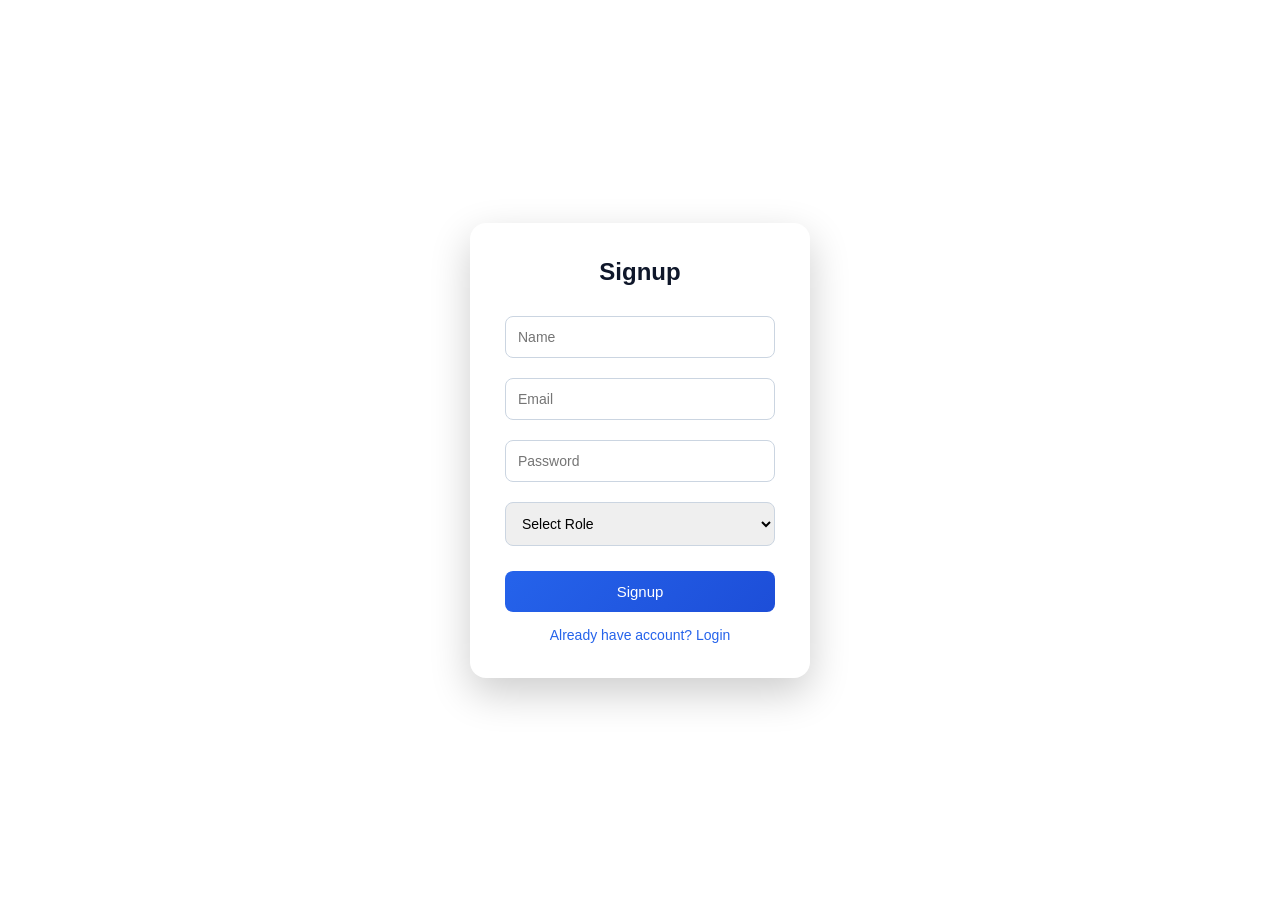
<file: signup.html>
<!DOCTYPE html>
<html>
<head>
  <title>Signup</title>
  <meta name="viewport" content="width=device-width, initial-scale=1.0">
  <link rel="stylesheet" href="style.css">
</head>

<body class="auth-page">

  <div class="auth-box">
    <h2>Signup</h2>

    <input type="text" id="signupName" placeholder="Name">
    <input type="email" id="signupEmail" placeholder="Email">
    <input type="password" id="signupPassword" placeholder="Password">

    <select id="signupRole">
      <option value="">Select Role</option>
      <option value="user">User</option>
      <option value="admin">Admin</option>
    </select>

    <button onclick="signup()">Signup</button>

    <p><a href="login.html">Already have account? Login</a></p>
  </div>

  <script src="script.js"></script>

</body>
</html>
</file>
<file: style.css>
/* ================= RESET ================= */
* {
  margin: 0;
  padding: 0;
  box-sizing: border-box;
}

html {
  overflow-x: hidden;
}

body {
  font-family: 'Poppins', sans-serif;
  margin: 0;
}

/*  */
body:not(.auth-page-body) {
  padding-top: 70px;
}

/* ================= NAVBAR ================= */
/* ===== FORCE FIXED HEADER ===== */
.navbar {
  position: fixed;  
  top: 0;
  left: 0;
  width: 100%;
  z-index: 9999;
  background: #ffffff;
  display: flex;
  justify-content: space-between;
  align-items: center;
  padding: 15px 30px;

  box-shadow: 0 2px 10px rgba(0,0,0,0.08);
}
.nav-links {
  display: flex;
  gap: 25px;
  margin-left: auto;
  align-items: center;
}
.nav-links a {
  text-decoration: none;
  color: #111;
}
.nav-links a:hover {
  text-decoration: none;   
  color: #2563eb;
}
/* ===== LOGO CONTAINER ===== */
.logo {
  display: flex;
  align-items: center;
  text-decoration: none;
}

/* ===== LOGO IMAGE ===== */
.logo img {
  height: 45px;       
  width: auto;
  max-width: 100%;
  display: block;
  cursor: pointer;
  transition: all 0.3s ease;
}

/* ===== HOVER EFFECT ===== */
.logo img:hover {
  transform: scale(1.05);
  opacity: 0.85;
}

/* ===== MOBILE RESPONSIVE ===== */
@media (max-width: 768px) {

  .logo img {
    height: 35px;     
  }

  .menu-toggle {
    display: block;
  }

 

  .nav-links.active {
    display: flex;
  }

  .nav-links a {
    padding: 12px;
    display: block;
    text-decoration: none;
    color: #111;
  }

  .nav-links a:hover {
    color: #2563eb;
  }

 
  .nav-links a.active {
    color: #2563eb;
    font-weight: 600;
  }
}
/* BUTTON */
.btn {
  background: linear-gradient(45deg,#6366f1,#7c3aed);
  padding: 8px 16px;
  border-radius: 6px;
  color: white;
  text-decoration: none;
}

/* HAMBURGER */
.menu-toggle {
  display: none;
  font-size: 26px;
  cursor: pointer;
  color: #111;  
}

/* ================= MOBILE NAV ================= */
/* ================= MOBILE NAV FIX ================= */

@media (max-width: 768px) {

  .menu-toggle {
    display: block;
  }

  .nav-links {
    display: none;
    flex-direction: column;
    width: 100%;
    background: white;
    position: absolute;
    top: 70px;
    left: 0;
    text-align: center;
    padding: 20px 0;
    z-index: 1000;
  }

  .nav-links.active {
    display: flex;
  }

}

/*  hero*/
/* HERO FIX */
.hero {
  height: auto;
  min-height: 100vh;
  padding: 60px 20px;
}
.hero h1 {
 font-size: 24px;
 line-height: 1.3;
}

 .hero p {
 font-size: 14px;
 }

 

 /* BUTTON FULL WIDTH */
.cta-btn {
 width: 100%;
max-width: 250px;
}


/* ================= HERO PREMIUM ================= */

.hero {
  display: grid;
  grid-template-columns: 1fr 1fr;
  align-items: center;
  gap: 50px;
  padding: 100px 40px;
  position: relative;
  overflow: hidden;
}

/* SOFT BACKGROUND GLOW */
.hero::before {
  content: "";
  position: absolute;
  width: 400px;
  height: 400px;
  background: #2563eb;
  filter: blur(120px);
  opacity: 0.2;
  top: -100px;
  left: -100px;
  z-index: 0;
}

/* TEXT */
.hero-left {
  z-index: 1;
  animation: fadeSlideLeft 1s ease forwards;
}

.hero-left h1 {
  font-size: 48px;
  line-height: 1.2;
}

.hero-left span {
  color: #2563eb;
}

.hero-left p {
  margin: 20px 0;
  color: #64748b;
}

/* BUTTONS */
.hero-buttons {
  display: flex;
  gap: 15px;
}

.btn-primary {
  background: #2563eb;
  color: white;
  padding: 12px 24px;
  border-radius: 8px;
  transition: 0.3s;
}

.btn-primary:hover {
  transform: translateY(-3px);
  box-shadow: 0 10px 25px rgba(37,99,235,0.4);
}

.btn-outline {
  border: 2px solid #2563eb;
  color: #2563eb;
  padding: 12px 24px;
  border-radius: 8px;
  transition: 0.3s;
}

.btn-outline:hover {
  background: #2563eb;
  color: white;
}

/* IMAGE */
.hero-right {
  z-index: 1;
  animation: fadeSlideRight 1s ease forwards;
}

.hero-right {
  display: flex;
  justify-content: center;
  align-items: center;
}

.hero-right img {
  width: 100%;
  max-width: 480px;   
  height: auto;
  object-fit: contain;

  border-radius: 20px;

  animation: floatImage 4s ease-in-out infinite;
  box-shadow: 0 20px 40px rgba(0,0,0,0.1);
}

/* ================= ANIMATIONS ================= */


@keyframes fadeSlideLeft {
  from {
    opacity: 0;
    transform: translateX(-60px);
  }
  to {
    opacity: 1;
    transform: translateX(0);
  }
}

/* IMAGE RIGHT */
@keyframes fadeSlideRight {
  from {
    opacity: 0;
    transform: translateX(60px);
  }
  to {
    opacity: 1;
    transform: translateX(0);
  }
}

/* FLOATING IMAGE */
@keyframes floatImage {
  0% { transform: translateY(0px); }
  50% { transform: translateY(-12px); }
  100% { transform: translateY(0px); }
}

/* ================= MOBILE ================= */

@media (max-width: 768px) {

  .hero {
    grid-template-columns: 1fr;
    text-align: center;
    padding: 60px 20px;
  }

  .hero-left h1 {
    font-size: 28px;
  }

  .hero-buttons {
    flex-direction: column;
    align-items: center;
  }
}
/*About who we are tel  */
/* ================= ABOUT ================= */
.about {
  padding: 80px 20px;
  background: #f8fafc;
}

.about-container {
  max-width: 1100px;
  margin: auto;

  display: flex;
  align-items: center;
  gap: 50px;
}

/* TEXT */
.about-text {
  flex: 1;
}

.about-text h2 {
  font-size: 32px;
  margin-bottom: 15px;
}

.about-text p {
  margin-bottom: 15px;
  color: #4b5563;
  line-height: 1.6;
}

/* LIST */
.about-list {
  list-style: none;
  padding: 0;
  margin: 20px 0;
}

.about-list li {
  display: flex;
  align-items: center;
  gap: 10px;
  margin-bottom: 10px;
  font-size: 15px;
}

.about-list li::before {
  content: "✔";
  width: 20px;
  height: 20px;
  background: #3b82f6;
  color: white;
  border-radius: 50%;
  font-size: 12px;
  display: flex;
  align-items: center;
  justify-content: center;
}

/* IMAGE */
.about-image {
  flex: 1;
}

.about-image img {
  width: 100%;
  border-radius: 14px;
  display: block;
}

/* BUTTON */
.about-btn {
  display: inline-block;
  margin-top: 20px;
  padding: 10px 20px;
  background: #3b82f6;
  color: white;
  border-radius: 8px;
  text-decoration: none;
}

/* ================= MOBILE FIX ================= */
@media (max-width: 768px) {

  .about-container {
    flex-direction: column;
    gap: 25px;
  }

 
  .about-image {
    order: -1;
    width: 100%;
  }

  .about-text {
    width: 100%;
  }

  .about-text h2 {
    font-size: 22px;
  }

  .about-text p {
    font-size: 14px;
  }

  .about-btn {
    width: 100%;
    text-align: center;
  }

}
/* =============== SERVICES ================= */ */
/* ================= SERVICES SECTION ================= */

.services-section {
  padding: 60px 20px;
  text-align: center;
  background: #f8fafc;
}

.services-grid {
  display: grid;
  grid-template-columns: repeat(3, 1fr);
  gap: 30px;
}

.card {
  background: white;
  border-radius: 12px;
  padding: 25px;
  transition: 0.3s;
  box-shadow: 0 10px 25px rgba(0,0,0,0.05);
}

.card:hover {
  transform: translateY(-10px);
}

@media (max-width: 768px) {
  .services-grid {
    grid-template-columns: 1fr;
  }
}
/* ================= WHY ================= */
/* SECTION */
.why-section {
  text-align: center;
  padding: 80px 20px;
  background: #f9fafb;
}

.why-section h2 {
  font-size: 36px;
  margin-bottom: 10px;
  font-weight: 700;
}

.subtitle {
  color: #6b7280;
  max-width: 600px;
  margin: auto;
  margin-bottom: 50px;
  font-size: 16px;
}

/* GRID */
.why-container {
  display: grid;
  grid-template-columns: repeat(4, 1fr);
  gap: 40px;
  max-width: 1100px;
  margin: auto;
}

/* BOX */
.why-box {
  text-align: center;
  transition: 0.3s;
}

/* ICON STYLE (MATCH SCREENSHOT) */
.why-box i {
  font-size: 40px;
  color: #3b82f6;
  margin-bottom: 20px;
  display: inline-block;
}

/* TEXT */
.why-box h3 {
  font-size: 18px;
  margin-bottom: 10px;
  font-weight: 600;
}

.why-box p {
  color: #6b7280;
  font-size: 14px;
  line-height: 1.6;
}

/* HOVER EFFECT */
.why-box:hover {
  transform: translateY(-5px);
}

/* RESPONSIVE */
@media (max-width: 900px) {
  .why-container {
    grid-template-columns: repeat(2, 1fr);
  }
}

@media (max-width: 500px) {
  .why-container {
    grid-template-columns: 1fr;
  }
}

/* ================= STATS ================= */
.stats {
  display: flex;
  justify-content: space-around;
  background: #020617;
  color: white;
  padding: 50px 20px;
}

.stats h1 {
  font-size: 32px;
}

.stats p {
  font-size: 14px;
}

/* ================= TESTIMONIAL ================= */
/* SECTION */
/* SECTION */
.testimonial-section {
  max-width: 1100px;
  margin: auto;
  padding: 80px 20px;
  background: #f9fafb;
  text-align: center;
}

/* TITLE */
.small-title {
  color: #6b7280;
  font-size: 14px;
  margin-bottom: 10px;
}

.testimonial-section h2 {
  font-size: 32px;
  font-weight: 700;
  color: #111827;
}

/* GRID */
.testimonial-container {
  display: grid;
  grid-template-columns: repeat(3, 1fr);
  gap: 30px;
  margin-top: 50px;
}


.testimonial-card {
  background: #ffffff;
  padding: 30px;
  border-radius: 14px;
  text-align: left;
  position: relative;

  box-shadow: 0 10px 25px rgba(0,0,0,0.06);
  transition: 0.3s;
}

/* QUOTE ICON */
.testimonial-card::after {
  content: "”";
  position: absolute;
  top: 15px;
  right: 20px;
  font-size: 60px;
  color: #e5e7eb;
  font-weight: bold;
}

/* HOVER */
.testimonial-card:hover {
  transform: translateY(-6px);
  box-shadow: 0 20px 40px rgba(0,0,0,0.1);
}

/* TEXT */
.testimonial-card p {
  font-size: 15px;
  color: #374151;
  line-height: 1.6;
  margin-bottom: 25px;
}

/* USER */
.testimonial-user {
  display: flex;
  align-items: center;
  gap: 12px;
}

.testimonial-user img {
  width: 45px;
  height: 45px;
  border-radius: 50%;
}

.testimonial-user h4 {
  margin: 0;
  font-size: 16px;
  color: #111827;
}

.testimonial-user span {
  font-size: 13px;
  color: #6b7280;
}

/*  RESPONSIVE */
@media (max-width: 900px) {
  .testimonial-container {
    grid-template-columns: 1fr;
  }
}



/* ================= BLOG ================= */
/* SECTION */
.blog-section {
  padding: 70px 20px;
  background: linear-gradient(to bottom, #f9fafb, #eef2ff);
  text-align: center;
  max-width: 1200px;
  margin: auto;
}

/* TITLE */
.small-title {
  color: #6366f1;
  font-size: 14px;
  font-weight: 600;
}

.blog-section h2 {
  font-size: 32px;
  font-weight: 800;
  color: #111827;
  margin-top: 10px;
}

/* GRID */
.blog-container {
  display: grid;
  grid-template-columns: repeat(auto-fit, minmax(320px, 1fr));
  gap: 25px;
  margin-top: 50px;
}

/* CARD */
.blog-card {
  background: rgba(255, 255, 255, 0.7);
  backdrop-filter: blur(10px);
  border-radius: 16px;
  overflow: hidden;
  transition: 0.3s;
  box-shadow: 0 8px 25px rgba(0,0,0,0.08);
  max-width: 380px;
  margin: auto;
}

/* HOVER */
.blog-card:hover {
  transform: translateY(-8px);
  box-shadow: 0 20px 50px rgba(0,0,0,0.15);
}

/* IMAGE */

/* ===== BLOG IMAGE FINAL FIX ===== */

.blog-img {
  overflow: hidden;
}

/* image */
.blog-img img {
  width: 100%;
  height: 180px;        
  object-fit: cover;
  display: block;
  transition: transform 0.4s ease;
}

/* hover zoom */
.blog-card:hover .blog-img img {
  transform: scale(1.08);
}

/* mobile */
@media (max-width: 768px) {
  .blog-img img {
    height: 160px;
  }
}

/* CONTENT */
.blog-content {
  padding: 16px; 
  text-align: left;
}

/* META */
.blog-meta {
  font-size: 12.5px;
  color: #6b7280;
  display: flex;
  gap: 12px;
  margin-bottom: 8px;
}

/* TITLE */
.blog-content h3 {
  font-size: 17px;
  margin-bottom: 8px;
  color: #111827;
}

/* TEXT */
.blog-content p {
  font-size: 13.5px;
  color: #4b5563;
  margin-bottom: 12px;
}


.read-more {
  color: #3b82f6;
  font-weight: 600;
  text-decoration: none;
  position: relative;
}

/* UNDERLINE ANIMATION */
.read-more::after {
  content: "";
  width: 0%;
  height: 2px;
  background: #3b82f6;
  position: absolute;
  left: 0;
  bottom: -3px;
  transition: 0.3s;
}

.read-more:hover::after {
  width: 100%;
}

/* RESPONSIVE */
@media(max-width: 768px) {
  .blog-container {
    grid-template-columns: 1fr;
  }
}
/* ================= CTA ================= */
/* BASE BUTTON */
.cta-btn {
  display: inline-block;
  margin-top: 25px;
  padding: 14px 34px;

  /* GRADIENT */
  background: linear-gradient(135deg, #6366f1, #3b82f6);

  color: white;
  font-weight: 600;
  border-radius: 10px;
  text-decoration: none;

  position: relative;
  overflow: hidden;

  transition: all 0.3s ease;

  box-shadow: 0 10px 25px whitesmoke
}

/* ================= FOOTER ================= */
.footer {
  background: #020617;
  color: #cbd5e1;
}

.footer-container {
  display: flex;
  flex-wrap: wrap;
  gap: 30px;
  padding: 50px 20px;
}

.footer-box {
  flex: 1 1 200px;
}

.footer-box a {
  display: block;
  color: #94a3b8;
  text-decoration: none;
  margin: 5px 0;
}

.footer-bottom {
  text-align: center;
  padding: 15px;
  border-top: 1px solid #1e293b;
}

/* ================= ANIMATION ================= */
@keyframes fadeUp {
  from {
    opacity: 0;
    transform: translateY(40px);
  }
  to {
    opacity: 1;
    transform: translateY(0);
  }
}

.card, .about-grid, .stats div {
  animation: fadeUp 0.8s ease;
}

/* ================= MOBILE ================= */
@media (max-width: 768px) {
  .about-grid {
    grid-template-columns: 1fr;
  }

  .stats {
    flex-direction: column;
    gap: 20px;
    text-align: center;
  }

}

/* ABOUT */
.about{
  padding:60px 20px;
}

.about-grid{
  display:grid;
  grid-template-columns:1fr 1fr;
  gap:30px;
}

.about img{
  width:100%;
  border-radius:10px;
}

/* SERVICES */
.services{
  padding:60px 20px;
  text-align:center;
  background:#f8fafc;
}

.grid{
  display:grid;
  grid-template-columns:repeat(auto-fit,minmax(250px,1fr));
  gap:20px;
}

.card{
  background:white;
  border-radius:10px;
  overflow:hidden;
  transition:0.3s;
}

.card:hover{
  transform:translateY(-10px);
}

.card img{
  width:100%;
  height:180px;
  object-fit:cover;
}

/* STATS */
.stats{
  display:flex;
  justify-content:space-around;
  padding:40px;
  background:#0f172a;
  color:white;
}

.stats div{
  font-size:24px;
}

.stats span{
  display:block;
  font-size:14px;
}

/* CTA */
.cta{
  text-align:center;
  padding:60px;
  background:linear-gradient(135deg,#6366f1,#3b82f6);
  color:white;
}

/* FOOTER */
.footer{
  background:#020617;
  color:#cbd5e1;
}

.footer-container{
  display:flex;
  gap:20px;
  padding:40px;
}

.footer-box{
  flex:1;
}

.footer-bottom{
  text-align:center;
  padding:10px;
}

/* ANIMATION */
.fade-in{
  opacity:0;
  transform:translateY(30px);
  transition:0.6s;
}

.fade-in.show{
  opacity:1;
  transform:translateY(0);
}


/*About page  */
/* ===== SECTION ===== */
.about {
  background: #f1f5f9;
}

/* ===== HERO ===== */
/* ===== FIXED HERO ===== */
.about-hero {
  width: 100%;
  height: 420px;
  background: #eef1f5;

  display: flex;
  align-items: center;
  justify-content: center;

  text-align: center;
}

/* CENTER CONTROL */
.hero-inner {
  max-width: 800px;
  width: 100%;
  padding: 0 20px;
}

/* TITLE */
.about-hero h1 {
  font-size: 56px;
  font-weight: 700;
  color: #1f2937;
  margin-bottom: 20px;

  white-space: nowrap; 
}

/* TEXT */
.about-hero p {
  font-size: 18px;
  color: #6b7280;
  line-height: 1.6;
}
/* ===== CONTENT ===== */
.about-wrapper {
  max-width: 1200px;
  margin: auto;
  display: grid;
  grid-template-columns: 1fr 1fr;
  gap: 70px;
  padding: 60px 20px 100px;
  align-items: center;
}

/* ===== IMAGE ===== */
.premium-img {
  position: relative;
  width: 220px;
}

.premium-img::before {
  content: "";
  position: absolute;
  top: -10px;
  left: -10px;
  width: 100%;
  height: 100%;
  border: 3px solid #3b82f6;
  border-radius: 14px;
}

.premium-img img {
  width: 220px;
  height: 220px;
  object-fit: cover;

  border-radius: 14px;
  display: block;
}

/* ===== TEXT ===== */
.about-content h2 {
  font-size: 36px;
  color: #111827;
  margin: 10px 0;
}

.about-content p {
  color: #6b7280;
  margin-bottom: 12px;
  line-height: 1.6;
}

.small-title {
  font-size: 14px;
  color: #6b7280;
}

/* ===== MOBILE ===== */
@media (max-width: 768px) {
  .about-hero {
    height: auto;
    padding: 80px 20px;
  }

  .about-hero h1 {
    font-size: 32px;
    white-space: normal; 
  }

  .about-hero p {
    font-size: 14px;
  }

}
 .about-wrapper {
    grid-template-columns: 1fr;
    gap: 25px;
    text-align: left;
  }

  /* IMAGE CONTAINER */
  .about-image {
    max-width: 100%;
  }

 @media (max-width:768px){
  .premium-img img{
    width: 160px;
    height: 160px;
  }
}

  .about-image::before {
    top: -8px;
    left: -8px;
    border-radius: 14px;
  }


  /* REMOVE EXTRA BORDER SHIFT */
  .about-image::before {
    display: none; 
  }

/*  */
.about-section {
  padding: 60px 20px;
  background: #f5f7fa;
}

.about-container {
  max-width: 1100px;
  margin: auto;
  display: grid;
  grid-template-columns: repeat(2, 1fr);
  gap: 30px;
}

.about-card {
  background: white;
  padding: 30px;
  border-radius: 15px;
  box-shadow: 0 8px 20px rgba(0,0,0,0.08);
  transition: 0.3s;
}

.about-card:hover {
  transform: translateY(-5px);
}

.about-card .icon {
  font-size: 35px;
  color: #2563eb;
  margin-bottom: 15px;
}

.about-card h2 {
  margin-bottom: 10px;
  color: #1f2937;
}

.about-card p {
  color: #6b7280;
  line-height: 1.6;
}


/* 📱 Mobile */
@media (max-width: 768px) {
  .about-container {
    grid-template-columns: 1fr;
  }
}
/*  */
.core-values {
  background: #f8fafc;
  padding: 90px 20px;
  text-align: center;
}

/* Small heading */
.small-title {
  color: #6b7280;
  font-size: 14px;
  margin-bottom: 10px;
}

/* Main heading */
.main-title {
  font-size: 40px;
  font-weight: 700;
  color: #1f2937;
  margin-bottom: 60px;
}

/* Grid */
.values-grid {
  max-width: 1200px;
  margin: auto;
  display: grid;
  grid-template-columns: repeat(4, 1fr);
  gap: 30px;
}

/* Card */
.card {
  background: #ffffff;
  padding: 35px 25px;
  border-radius: 14px;
  border: 1px solid #e5e7eb;
  transition: all 0.3s ease;
}

/* Hover  */
.card:hover {
  background: #eff6ff;   
  border-color: #2563eb;
}

.card:hover h3 {
  color: #2563eb;
}

.card:hover i {
  color: #2563eb;
}
.card p {
  font-size: 14px;
  color: #6b7280;
  line-height: 1.6;
}

/* Responsive */
@media (max-width: 992px) {
  .values-grid {
    grid-template-columns: repeat(2, 1fr);
  }
}

@media (max-width: 600px) {
  .values-grid {
    grid-template-columns: 1fr;
  }
}
/* ===== SECTION ===== */
/* ===== SECTION ===== */
.timeline-section {
  background: #f8fafc;
  padding: 100px 20px;
  text-align: center;
}

/* ===== TIMELINE ===== */
/* ===== TIMELINE WRAPPER ===== */
.timeline {
  max-width: 900px;
  margin: 0 auto;
  display: flex;
  flex-direction: column;
  align-items: center;   
}

/* ===== ITEM ===== */
.timeline-item {
  width: 100%;
  display: flex;
  justify-content: center; 
  margin-bottom: 35px;
}

/* ===== CARD ===== */
.timeline-content {
  width: 100%;
  max-width: 700px;
  margin: 0 auto;

  background: white;
  padding: 28px 32px;
  border-radius: 14px;
  box-shadow: 0 10px 30px rgba(0,0,0,0.08);

  text-align: left;
}
  opacity: 0;
  transform: translateY(40px);
  animation: fadeUp 0.8s ease forwards;
}

/* DELAY FOR EACH CARD */
.timeline-item:nth-child(1) .content { animation-delay: 0.2s; }
.timeline-item:nth-child(2) .content { animation-delay: 0.4s; }
.timeline-item:nth-child(3) .content { animation-delay: 0.6s; }

/* KEYFRAMES */
@keyframes fadeUp {
  to {
    opacity: 1;
    transform: translateY(0);
  }
}

/* TEXT */
.content h3 {
  color: #2563eb;
}

.content p {
  color: #475569;
}
.content:hover {
  transform: translateY(-5px);
}
/* ===== MOBILE VIEW ===== */
@media (max-width: 768px) {

  .timeline-section {
    padding: 60px 15px;
  }

  .timeline {
    max-width: 100%;
  }

  .timeline-item {
    margin-bottom: 30px;
  }

  .content {
    width: 100%;         
    max-width: 100%;
    padding: 18px;
    border-radius: 10px;
  }

  .timeline-section h1 {
    font-size: 28px;
  }

  .subtitle {
    font-size: 14px;
    margin-bottom: 40px;
  }

  .content h4 {
    font-size: 16px;
  }

  .content p {
    font-size: 13px;
  }
}

/*Login Page  */


/* ===== BACKGROUND ===== */
.auth-page-body {
  padding-top: 0 !important;
}

/* ===== CENTER LOGIN ===== */
.auth-page {
  min-height: calc(100vh - 70px);
  display: flex;
  justify-content: center;
  align-items: center;
}

/* ===== CARD ===== */
.auth-box {
  background: #ffffff;
  padding: 35px;
  width: 340px;
  border-radius: 16px;
  box-shadow: 0 15px 40px rgba(0,0,0,0.2);
  text-align: center;
  animation: fadeIn 0.5s ease;
}

/* ===== TITLE ===== */
.auth-box h2 {
  margin-bottom: 20px;
  color: #0f172a;
}

/* ===== INPUTS ===== */
.auth-box input,
.auth-box select {
  width: 100%;
  padding: 12px;
  margin: 10px 0;
  border-radius: 8px;
  border: 1px solid #cbd5e1;
  font-size: 14px;
  outline: none;
  transition: all 0.3s ease;
}

/* ===== INPUT FOCUS ===== */
.auth-box input:focus,
.auth-box select:focus {
  border-color: #2563eb;
  box-shadow: 0 0 8px rgba(37, 99, 235, 0.3);
}

/* ===== BUTTON ===== */
.auth-box button {
  width: 100%;
  padding: 12px;
  margin-top: 15px;
  background: linear-gradient(135deg, #2563eb, #1d4ed8);
  color: white;
  border: none;
  border-radius: 8px;
  font-size: 15px;
  cursor: pointer;
  transition: 0.3s;
}

/* BUTTON HOVER */
.auth-box button:hover {
  transform: translateY(-2px);
  box-shadow: 0 10px 20px rgba(37, 99, 235, 0.3);
}

/* ===== LINK ===== */
.auth-box p {
  margin-top: 15px;
  font-size: 14px;
}

.auth-box a {
  color: #2563eb;
  text-decoration: none;
  font-weight: 500;
}

.auth-box a:hover {
  text-decoration: underline;
}

/* ===== ANIMATION ===== */
@keyframes fadeIn {
  from {
    opacity: 0;
    transform: translateY(30px);
  }
  to {
    opacity: 1;
    transform: translateY(0);
  }
}

/* ===== MOBILE ===== */
@media (max-width: 480px) {
  .auth-box {
    width: 90%;
    padding: 25px;
  }
}


/* Dashboard page */

.main {
  display: flex;
}

/* SIDEBAR */
.sidebar {
  width: 240px;
  background: white;
  padding: 25px;
  height: 100vh;
  position: fixed;
  box-shadow: 2px 0 10px rgba(0,0,0,0.05);
}

.sidebar h2 {
  color: #2563eb;
  margin-bottom: 30px;
}

.sidebar a {
  display: block;
  padding: 12px;
  margin-bottom: 10px;
  border-radius: 10px;
  color: #475569;
  text-decoration: none;   
}
.sidebar a:hover {
  text-decoration: none;  
}
.sidebar a.active {
  background: #2563eb;
  color: white;
}

.sidebar a i {
  margin-right: 10px;
}

.sidebar button {
  margin-top: 20px;
  border: none;
  background: none;
  color: red;
}

/* CONTENT */
.content {
  margin-left: 260px;
  padding: 30px;
  width: 100%;
}

/* TOPBAR */
.topbar {
  display: flex;
  justify-content: space-between;
  align-items: center;
}

.search {
  display: flex;
  align-items: center;
  background: #e2e8f0;
  padding: 10px 15px;
  border-radius: 30px;
}

.search input {
  border: none;
  background: transparent;
  outline: none;
  margin-left: 10px;
}

.profile {
  display: flex;
  align-items: center;
  gap: 10px;
}

.profile img {
  border-radius: 50%;
}

/* CARDS */
.cards {
  display: flex;
  gap: 20px;
  margin-top: 20px;
}

.card {
  flex: 1;
  background: white;
  padding: 20px;
  border-radius: 16px;
  box-shadow: 0 10px 30px rgba(0,0,0,0.05);
}

.icon {
  width: 40px;
  height: 40px;
  display: flex;
  align-items: center;
  justify-content: center;
  border-radius: 10px;
  margin-bottom: 10px;
}

.blue { background: #dbeafe; color: #2563eb; }
.purple { background: #ede9fe; color: #7c3aed; }
.sky { background: #e0f2fe; color: #0284c7; }

.green { color: green; }
.red { color: red; }

/* BOTTOM */
.bottom {
  display: flex;
  gap: 20px;
  margin-top: 30px;
}

.activity, .tasks {
  flex: 1;
  background: white;
  padding: 20px;
  border-radius: 16px;
}

.item {
  display: flex;
  gap: 10px;
  margin-top: 10px;
}

.item i {
  background: #e0e7ff;
  padding: 10px;
  border-radius: 50%;
}

.task {
  padding: 10px;
  border-radius: 10px;
  margin-top: 10px;
}

.pending { background: #fde68a; }
.done { background: #bbf7d0; }


/* ===== MOBILE ===== */
@media (max-width: 768px) {

  /* HIDE SIDEBAR */
  .sidebar {
    display: none;
  }

  /* HEADER */
  .mobile-header {
    display: flex;
    justify-content: space-between;
    align-items: center;
    padding: 15px;
    background: white;
    box-shadow: 0 2px 10px rgba(0,0,0,0.05);
  }

  .mobile-header img {
    border-radius: 50%;
  }

  /* CONTENT */
  .content {
    margin: 0;
    padding: 15px;
    padding-bottom: 80px; 
  }

  /* CARDS STACK */
  .cards,
  .dashboard-cards {
    flex-direction: column;
  }

  .bottom {
    flex-direction: column;
  }
/* BOTTOM NAV */
.bottom-nav {
  position: fixed;
  bottom: 0;
  left: 0;
  width: 100%;
  background: white;
  display: flex;
  justify-content: space-around;
  padding: 10px 0;
  box-shadow: 0 -5px 15px rgba(0,0,0,0.05);
}

/* NAV ITEM */
.nav-item {
  display: flex;
  flex-direction: column;
  align-items: center;
  text-align: center;

  font-size: 12px;
  gap: 3px;

  text-decoration: none;
  color: #64748b;
}

/* ICON */
.nav-item i {
  font-size: 18px;
}

/* ACTIVE */
.nav-item.active {
  color: #2563eb;
}

/* HOVER (optional) */
.nav-item:hover {
  color: #2563eb;
}

}

/*Servce  */
/* ===== SERVICES HERO SECTION ===== */
.services-hero {
  background: #f1f5f9;
  text-align: center;
  padding: 80px 20px;
}

.services-hero h1 {
  font-size: 42px;
  font-weight: 700;
  color: #1f2937;
  margin-bottom: 15px;
}

.services-hero p {
  font-size: 16px;
  color: #6b7280;
  max-width: 650px;
  margin: auto;
  line-height: 1.6;
}

/* ===== WHAT WE DO SECTION ===== */
.what-we-do {
  padding: 100px 20px;
  text-align: center;
  background: linear-gradient(to bottom, #f8fafc, #eef2ff);
}

/* SMALL TAG */
.what-we-do .tag {
  color: #2563eb;
  font-weight: 600;
  font-size: 14px;
  margin-bottom: 10px;
  letter-spacing: 1px;
}

/* MAIN HEADING */
.what-we-do h2 {
  font-size: 40px;
  font-weight: 700;
  color: #1f2937;
  margin-bottom: 20px;
}

/* DESCRIPTION */
.what-we-do .desc {
  max-width: 700px;
  margin: auto;
  font-size: 16px;
  color: #4b5563;
  line-height: 1.7;
}

@media (max-width: 768px) {

  .what-we-do {
    padding: 70px 15px;
  }

  .what-we-do h2 {
    font-size: 26px;
  }

  .what-we-do .desc {
    font-size: 14px;
  }

}
/* ===== SECTION ===== */
.service-section {
  padding: 80px 20px;
}

/* ===== CONTAINER ===== */
.container {
  max-width: 1000px;
  margin: auto;
  display: flex;
  align-items: center;
  justify-content: space-between;
  gap: 40px;
}

/*  MAKE CONTENT LEFT */
.content {
  order: 1;
  flex: 1;
}

/* IMAGE RIGHT */
.image-card {
  order: 2;
  flex: 0;
  display: flex;
  justify-content: center;
}

/* ===== SMALL SQUARE IMAGE ===== */

.image-card img {
  width: 180px;   
  height: 180px;
  object-fit: cover;
  border-radius: 14px;
  box-shadow: 0 10px 25px rgba(0,0,0,0.15);
  transition: 0.3s ease;
}

/* hover effect (optional but nice) */
.image-card img:hover {
  transform: scale(1.05);
}

/* ===== TEXT ===== */
.content h2 {
  font-size: 28px;
  margin-bottom: 10px;
}

.content p {
  color: #6b7280;
  margin-bottom: 15px;
}

/* LIST */
.content ul {
  list-style: none;
  padding: 0;
}

.content ul li {
  margin-bottom: 8px;
  font-size: 14px;
}

/* BUTTON */
button {
  margin-top: 10px;
  padding: 10px 18px;
  border-radius: 8px;
  border: 2px solid #2563eb;
  background: transparent;
  color: #2563eb;
  cursor: pointer;
}

button:hover {
  background: #2563eb;
  color: white;
}

/* ===== MOBILE ===== */
@media (max-width: 768px) {

  .container {
    flex-direction: column;
    text-align: center;
  }

  /* IMAGE BELOW TEXT */
  .content {
    order: 1;
  }

  .image-card {
    order: 2;
  }

  .image-card img {
     width: 160px;
  height: 160px;

  }

}
/* PROCESS  */
.process {
  padding: 80px 10%;
  text-align: center;
}

.process-grid {
  display: grid;
  grid-template-columns: repeat(4,1fr);
  gap: 25px;
  margin-top: 40px;
}

.process-card {
  background: white;
  padding: 30px;
  border-radius: 15px;
  box-shadow: 0 10px 25px rgba(0,0,0,0.05);
}

.process-card span {
  background: #2563eb;
  color: white;
  padding: 10px 15px;
  border-radius: 50%;
  display: inline-block;
  margin-bottom: 15px;
}
/* ===== HOW WE WORK SECTION ===== */
.process {
  background: #f1f5f9;
  text-align: center;
  padding: 80px 20px;
}

.process .small {
  color: #6b7280;
  margin-bottom: 10px;
}

.process h2 {
  font-size: 36px;
  font-weight: 700;
  margin-bottom: 40px;
}

/* GRID */
.process-grid {
  max-width: 1200px;
  margin: auto;

  display: grid;
  grid-template-columns: repeat(4, 1fr);
  gap: 25px;
}

/* CARD */
.process-card {
  background: white;
  padding: 30px 25px;
  border-radius: 18px;
  box-shadow: 0 8px 20px rgba(0,0,0,0.05);
  transition: 0.3s ease;
}

/* HOVER */
.process-card:hover {
  transform: translateY(-10px);
  box-shadow: 0 15px 30px rgba(0,0,0,0.08);
}

/* NUMBER CIRCLE */
.circle {
  width: 55px;
  height: 55px;
  background: #2563eb;
  color: white;
  font-weight: bold;
  border-radius: 50%;

  display: flex;
  align-items: center;
  justify-content: center;

  margin: 0 auto 15px;
  font-size: 18px;
}

/* TEXT */
.process-card h3 {
  font-size: 18px;
  margin-bottom: 10px;
}

.process-card p {
  font-size: 14px;
  color: #6b7280;
  line-height: 1.6;
}


@media (max-width: 768px) {

  .process {
    padding: 60px 15px;
  }

  .process h2 {
    font-size: 26px;
  }

  .process-grid {
    grid-template-columns: 1fr;
    gap: 20px;
  }

  .process-card {
    padding: 20px;
  }

  .circle {
    width: 45px;
    height: 45px;
    font-size: 16px;
  }

  .process-card h3 {
    font-size: 16px;
  }

  .process-card p {
    font-size: 13px;
  }

}

/* ===== PRICING SECTION ===== */
.pricing {
  text-align: center;
  padding: 80px 20px;
  background: #f1f5f9;
}

.pricing h2 {
  font-size: 38px;
  color: #1f2937;
  margin-bottom: 10px;
}

.subtitle {
  color: #6b7280;
  margin-bottom: 50px;
}

/* GRID */
.pricing-container {
  display: flex;
  justify-content: center;
  gap: 30px;
  flex-wrap: wrap;
}

/* CARD */
.card {
  background: #fff;
  padding: 30px;
  border-radius: 15px;
  width: 320px;
  box-shadow: 0 8px 20px rgba(0,0,0,0.08);
  text-align: left;
  position: relative;
  transition: 0.3s;
}

.card:hover {
  transform: translateY(-8px);
}

/* POPULAR CARD */
.card.popular {
  border: 2px solid #2563eb;
  transform: scale(1.05);
}

.badge {
  position: absolute;
  top: -12px;
  left: 50%;
  transform: translateX(-50%);
  background: #2563eb;
  color: white;
  padding: 5px 12px;
  border-radius: 20px;
  font-size: 12px;
}

/* TEXT */
.card h3 {
  font-size: 20px;
  margin-bottom: 15px;
  color: #1f2937;
}

.card h1 {
  font-size: 36px;
  color: #2563eb;
  margin-bottom: 10px;
}

.card h1 span {
  font-size: 14px;
  color: #6b7280;
}

.card p {
  font-size: 14px;
  color: #6b7280;
  margin-bottom: 20px;
}

/* LIST */
.card ul {
  list-style: none;
  padding: 0;
  margin-bottom: 25px;
}

.card ul li {
  margin-bottom: 10px;
  font-size: 14px;
  color: #374151;
}

.card ul .disabled {
  color: #9ca3af;
  text-decoration: line-through;
}

/* BUTTONS */
.btn-outline {
  display: block;
  text-align: center;
  padding: 10px;
  border: 2px solid #2563eb;
  border-radius: 8px;
  color: #2563eb;
  text-decoration: none;
}

.btn-primary {
  display: block;
  text-align: center;
  padding: 10px;
  background: #2563eb;
  color: white;
  border-radius: 8px;
  text-decoration: none;
}
@media (max-width: 768px) {

  .pricing h2 {
    font-size: 26px;
  }

  .pricing-container {
    flex-direction: column;
    align-items: center;
  }

  .card {
    width: 90%;
  }

  .card.popular {
    transform: scale(1);
  }

}

/* ===== TECH SECTION ===== */
.tech {
  padding: 80px 20px;
  text-align: center;
  background: #f1f5f9;
}

.tech h2 {
  font-size: 34px;
  margin-bottom: 50px;
  color: #1f2937;
}

/* GRID */
.tech-grid {
  display: grid;
  grid-template-columns: repeat(7, 1fr);
  gap: 20px;
  max-width: 1000px;
  margin: auto;
}

/* BOX */
.tech-box {
  background: #e5e7eb;
  padding: 20px;
  border-radius: 12px;
  font-weight: 600;
  color: #374151;
  transition: all 0.3s ease;
  cursor: pointer;
}

/* HOVER */
.tech-box:hover {
  background: #2563eb;
  color: white;
  transform: translateY(-6px);
  box-shadow: 0 10px 20px rgba(0,0,0,0.1);
}

/* ACTIVE BOX */
.tech-box.active {
  background: #2563eb;
  color: white;
}
@media (max-width: 768px) {

  .tech h2 {
    font-size: 24px;
  }

  .tech-grid {
    grid-template-columns: repeat(3, 1fr);
    gap: 15px;
  }

  .tech-box {
    padding: 15px;
    font-size: 14px;
  }

}

/* ===== FAQ SECTION ===== */
.faq-section {
  padding: 80px 20px;
  background: #f8fafc;
  text-align: center;
}

.faq-section h2 {
  font-size: 34px;
  margin-bottom: 40px;
  color: #1f2937;
}

/* CONTAINER */
.faq {
  max-width: 800px;
  margin: auto;
}

/* ITEM */
.faq-item {
  background: #e5e7eb;
  border-radius: 10px;
  margin-bottom: 15px;
  overflow: hidden;
  transition: 0.3s;
}

/* QUESTION */
.faq-question {
  padding: 18px 20px;
  font-weight: 600;
  display: flex;
  justify-content: space-between;
  align-items: center;
  cursor: pointer;
  color: #111827;
}

/* ARROW */
.faq-question span {
  transition: transform 0.3s;
}

/* ANSWER */
.faq-answer {
  max-height: 0;
  overflow: hidden;
  padding: 0 20px;
  font-size: 14px;
  color: #374151;
  transition: all 0.4s ease;
}

/* ACTIVE */
.faq-item.active {
  background: #dbeafe;
}

.faq-item.active .faq-answer {
  max-height: 200px;
  padding: 15px 20px;
}

.faq-item.active .faq-question span {
  transform: rotate(180deg);
}
@media (max-width: 768px) {

  .faq-section h2 {
    font-size: 24px;
  }

  .faq-question {
    font-size: 14px;
    padding: 15px;
  }

  .faq-answer {
    font-size: 13px;
  }

}


/*Contact page  */
/* ===== CONTACT CARDS ===== */
/* ===== CONTACT CARDS ===== */
.contact-cards {
  max-width: 1200px;
  margin: 60px auto;
  padding: 0 20px;

  display: grid;
  grid-template-columns: repeat(3, 1fr);
  gap: 30px;
}

/* CARD STYLE */
.contact-box {
  background: white;
  padding: 30px;
  border-radius: 15px;
  text-align: center;

  box-shadow: 0 8px 20px rgba(0,0,0,0.08);
  transition: 0.3s;
}

.contact-box:hover {
  transform: translateY(-8px);
}


.contact-box h3 {
  margin-bottom: 10px;
  font-size: 20px;
}

.contact-box p {
  color: #666;
  margin-bottom: 10px;
}

.contact-box a {
  color: #2563eb;
  font-weight: 600;
  text-decoration: none;
}

/* ===== CONTACT SECTION ===== */
.contact-section {
  max-width: 1100px;
  margin: 40px auto;
  display: flex;
  gap: 40px;
  padding: 20px;
  flex-wrap: wrap;
}

/* FORM */
.contact-form {
  flex: 1;
  background: white;
  padding: 30px;
  border-radius: 16px;
  box-shadow: 0 10px 25px rgba(0,0,0,0.08);
}

.contact-form h2 {
  margin-bottom: 20px;
}

.contact-form input,
.contact-form textarea {
  width: 100%;
  padding: 12px;
  margin-bottom: 15px;
  border-radius: 8px;
  border: 1px solid #ddd;
}

.contact-form textarea {
  height: 120px;
}

.btn {
  width: 100%;
  padding: 12px;
  background: #2563eb;
  color: white;
  border: none;
  border-radius: 8px;
  cursor: pointer;
  font-size: 15px;
}

.btn:hover {
  background: #1e40af;
}

/* INFO */
.contact-info {
  flex: 1;
  padding: 20px;
}

.contact-info h2 {
  font-size: 28px;
}

.contact-info h3 {
  margin-top: 20px;
}

.contact-info p {
  color: #555;
}

/* ===== MAP ===== */
.map iframe {
  width: 100%;
  height: 300px;
  border: none;
  margin-top: 40px;
}



/* ===== RESPONSIVE ===== */
@media (max-width: 768px) {

  .contact-cards {
    grid-template-columns: 1fr;
  }

  .contact-section {
    flex-direction: column;
  }

  .navbar {
    padding: 15px;
  }
}
/*  */

/*LOGO HEAder part in thnic */

/* ================= FOOTER PREMIUM ================= */

/* ================= FOOTER ================= */

.footer {
  background: linear-gradient(135deg,#020617,#0f172a);
  color: #cbd5f5;
  padding: 60px 20px 20px;
}

/* GRID LAYOUT */
.footer-container {
  max-width: 1200px;
  margin: auto;
  display: grid;
  grid-template-columns: repeat(4, 1fr);
  gap: 50px;
}

/* LOGO */
.footer .logo {
  color: #38bdf8;
  font-size: 24px;
  margin-bottom: 15px;
}

/* TEXT */
.footer-box p {
  font-size: 14px;
  color: #94a3b8;
  line-height: 1.7;
  margin-bottom: 8px;
}

/* HEADINGS */
.footer-box h3 {
  color: white;
  font-size: 18px;
  margin-bottom: 15px;
  position: relative;
}

/* LINE UNDER HEADINGS */
.footer-box h3::after {
  content: "";
  width: 40px;
  height: 2px;
  background: #38bdf8;
  position: absolute;
  left: 0;
  bottom: -6px;
}

/* LINKS */
.footer-box a {
  display: block;
  margin-bottom: 8px;
  color: #94a3b8;
  text-decoration: none;
  transition: 0.3s;
}

.footer-box a:hover {
  color: #38bdf8;
  padding-left: 6px;
}

/* SOCIAL ICONS */
.social-icons {
  display: flex;
  gap: 12px;
  margin-top: 15px;
}

.social-icons a {
  width: 38px;
  height: 38px;
  border-radius: 50%;
  background: rgba(255,255,255,0.05);
  display: flex;
  align-items: center;
  justify-content: center;
  transition: 0.3s;
}

.social-icons a:hover {
  background: #38bdf8;
  transform: translateY(-5px);
}

/* BOTTOM */
.footer-bottom {
  text-align: center;
  margin-top: 40px;
  border-top: 1px solid rgba(255,255,255,0.1);
  padding-top: 15px;
  font-size: 14px;
  color: #94a3b8;
}
/*Mobile View  */
@media (max-width: 768px) {

  .footer {
    padding: 50px 15px 20px;
  }

  .footer-container {
    grid-template-columns: 1fr;
    text-align: center;
    gap: 30px;
  }

  .footer-box h3::after {
    left: 50%;
    transform: translateX(-50%);
  }

  .social-icons {
    justify-content: center;
  }

}
/*Bog  */
/* BLOG SECTION */
.blog-section {
  max-width: 1100px;
  margin: auto;
  padding: 40px 20px;
}

/* FEATURED */
.featured-blog {
  display: flex;
  gap: 20px;
  background: white;
  padding: 20px;
  border-radius: 12px;
}

.featured-blog img {
  width: 50%;
  border-radius: 10px;
}

.featured-content {
  flex: 1;
  display: flex;
  flex-direction: column;
  justify-content: center;
}

.featured-content h2 {
  margin-bottom: 12px;   
}

.featured-content .btn {
  margin-top: 15px;      
}

/* FILTER */
.blog-filters {
  margin: 30px 0;
}

.blog-filters button {
  margin-right: 10px;
  padding: 8px 15px;
  border-radius: 20px;
  border: none;
  background: #e5e7eb;
  cursor: pointer;
}

/* BLOG CARDS */
.blog-container {
  display: grid;
  grid-template-columns: repeat(2, 1fr);
  gap: 20px;
}

.blog-card {
  background: white;
  border-radius: 12px;
  overflow: hidden;
}

.blog-card img {
  width: 100%;
  height: 200px;
  object-fit: cover;
}

.blog-content {
  padding: 15px;
}

/* PAGINATION */
.pagination {
  text-align: center;
  margin-top: 30px;
}

.pagination a {
  margin: 0 5px;
  padding: 8px 12px;
  background: #e5e7eb;
  border-radius: 6px;
  text-decoration: none;
}

.pagination .active {
  background: #2563eb;
  color: white;
}

/* MOBILE */
@media (max-width: 768px) {

  .featured-blog {
    flex-direction: column;
  }

  .featured-blog img {
    width: 100%;
  }

  .blog-container {
    grid-template-columns: 1fr;
  }

}
/*  */
/* ===== GLOBAL ANIMATION ===== */
.animate {
  opacity: 0;
  transform: translateY(40px);
  transition: all 0.6s ease;
}

/* WHEN VISIBLE */
.animate.show {
  opacity: 1;
  transform: translateY(0);
}
body {
  animation: fadePage 0.6s ease;
}

@keyframes fadePage {
  from {
    opacity: 0;
  }
  to {
    opacity: 1;
  }
}
</file>
